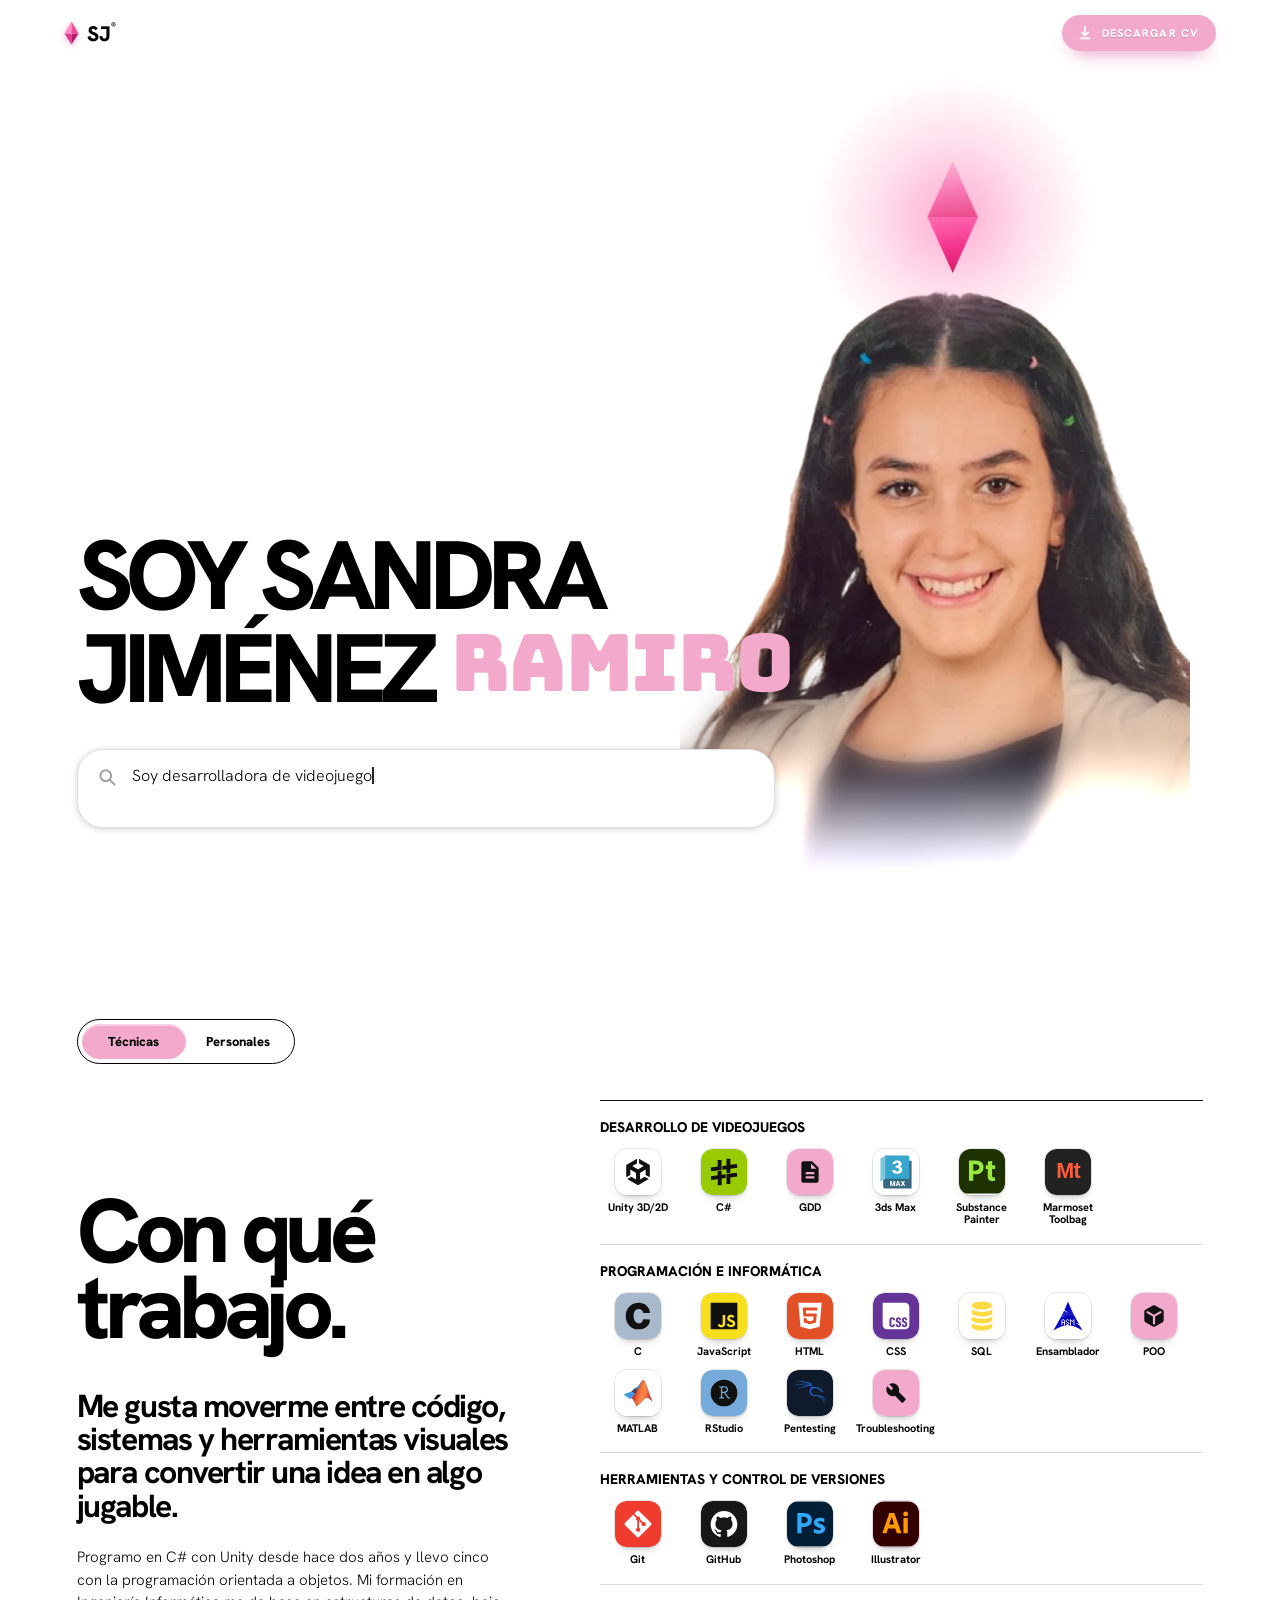
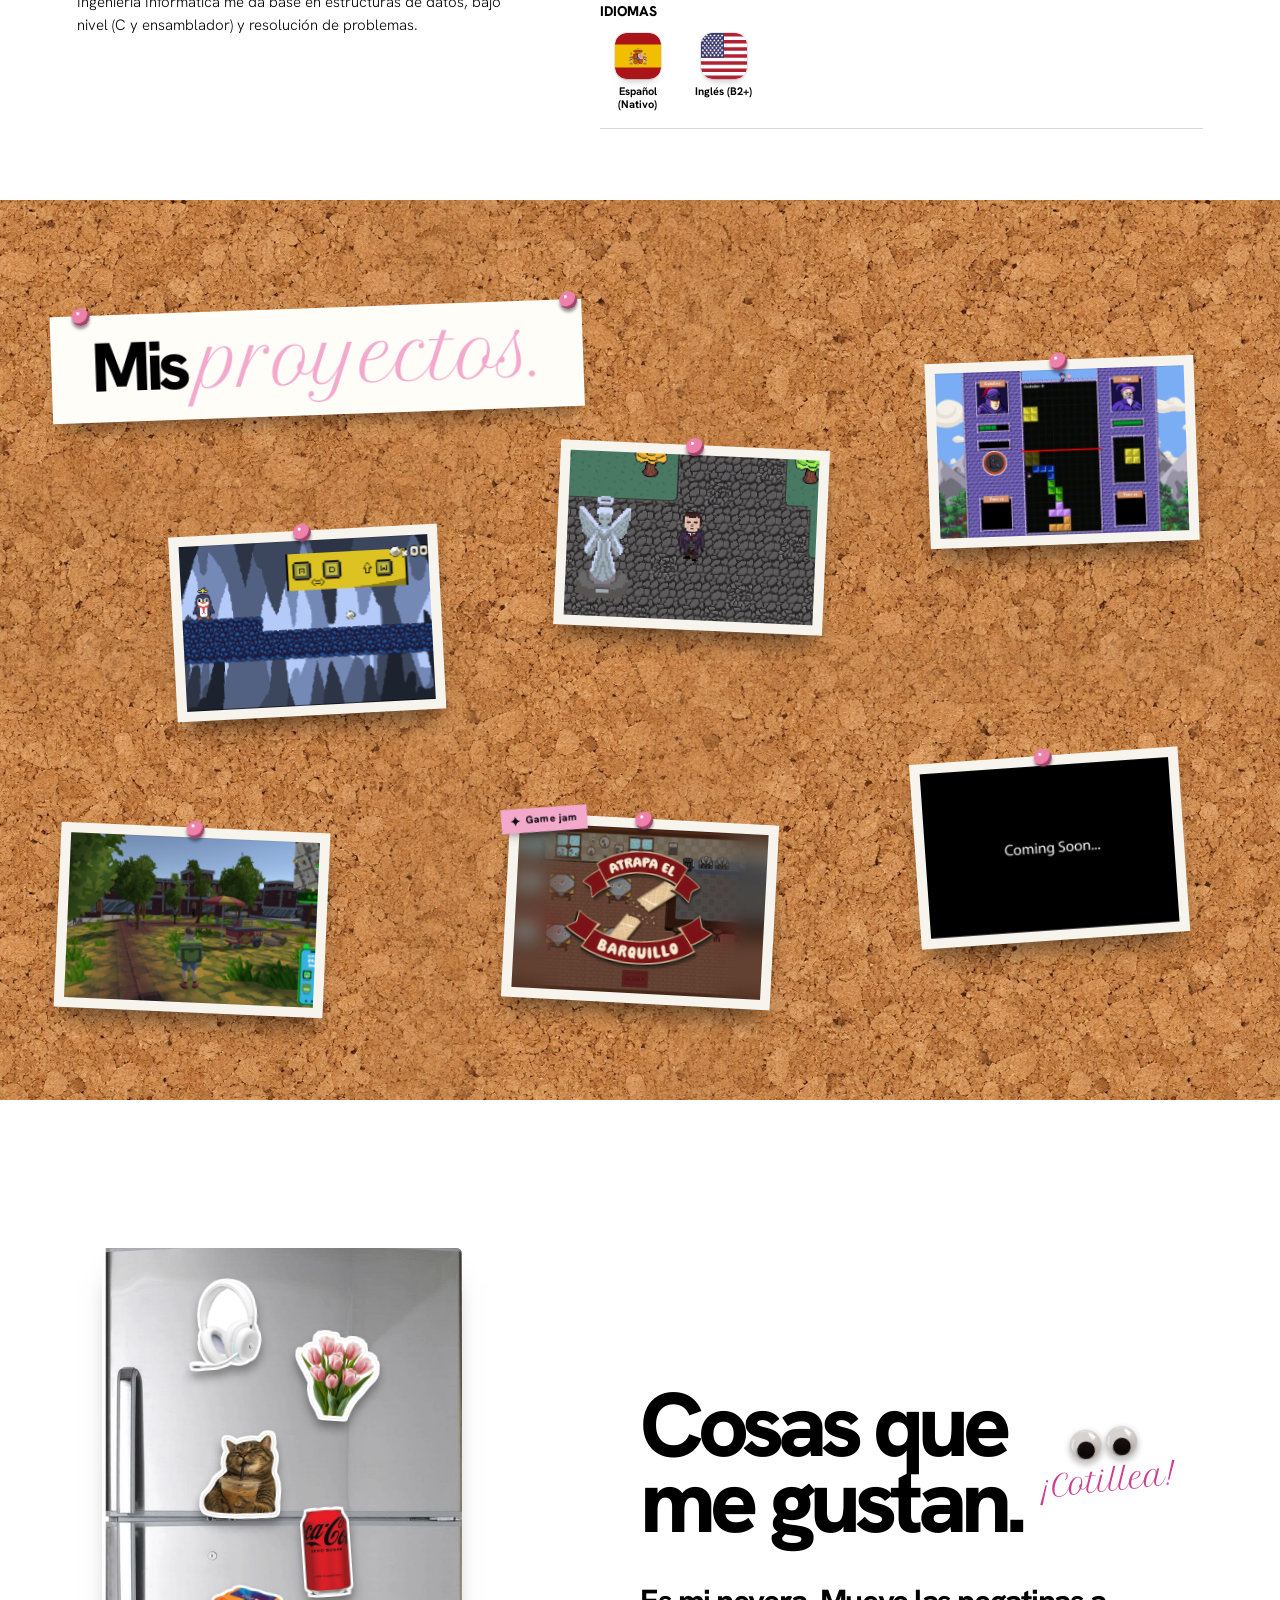
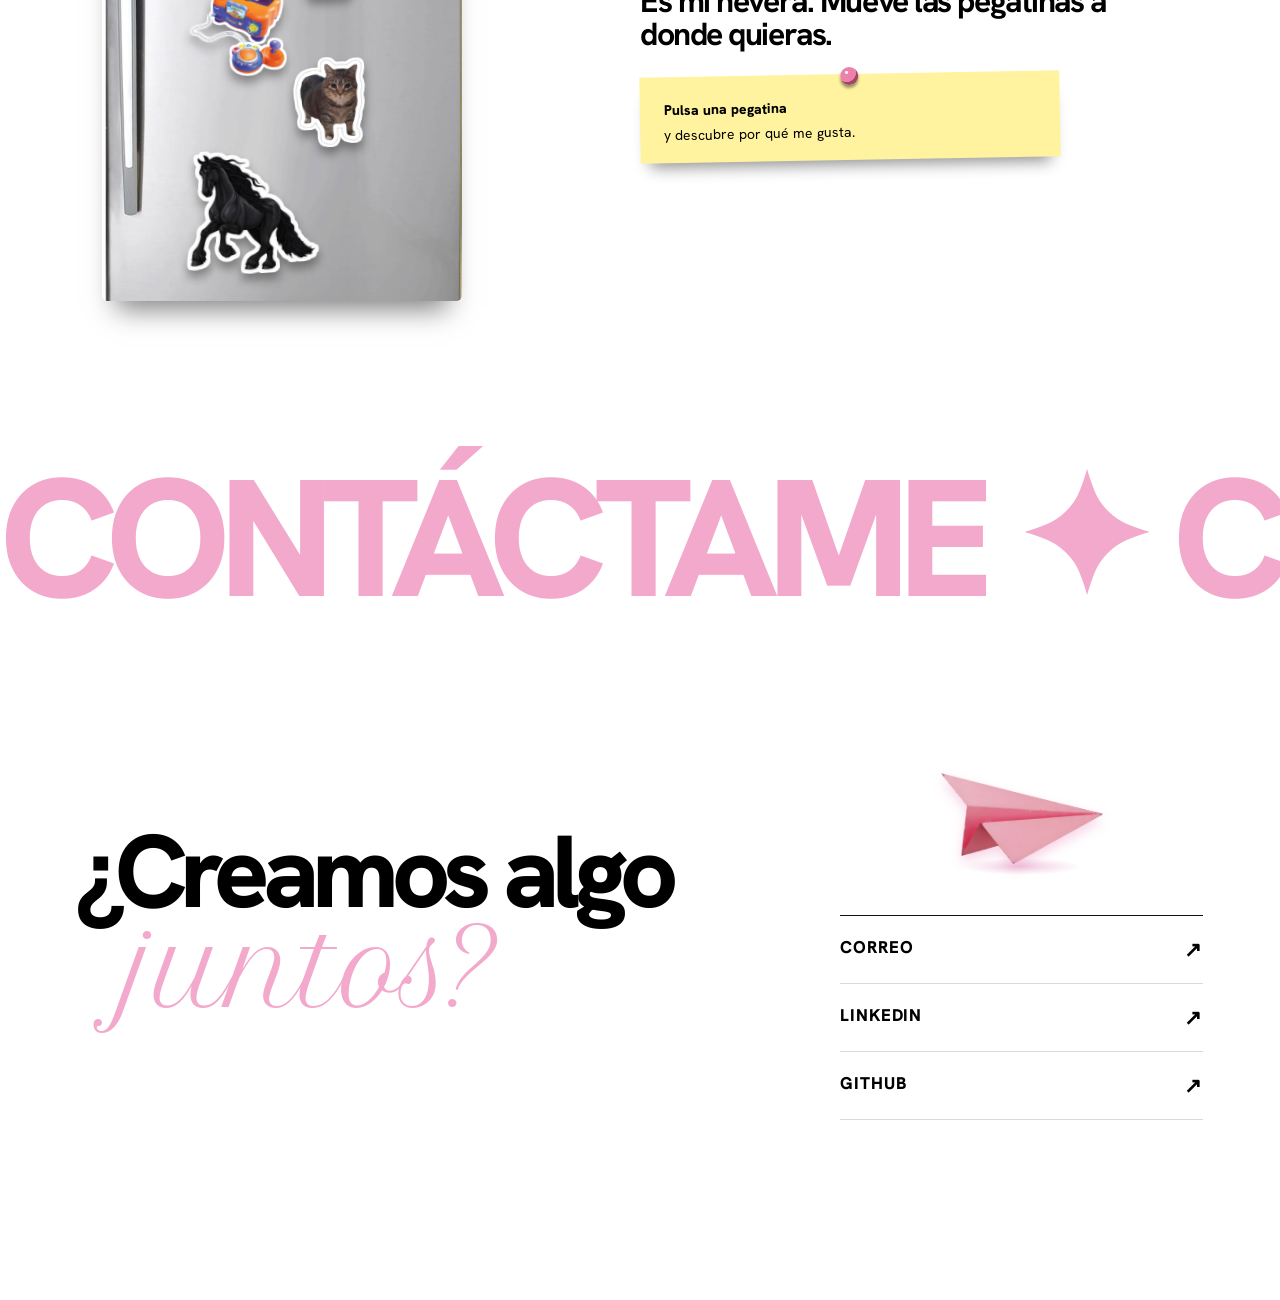
<file: index.html>
<!--
  ════════════════════════════════════════════════════════════════
  PORTFOLIO DE SANDRA JIMÉNEZ RAMIRO
  ════════════════════════════════════════════════════════════════
-->
<!doctype html>
<html lang="es">
<head>
  <!-- Codificación de caracteres: permite tildes, ñ y emojis -->
  <meta charset="utf-8">
  <!-- Hace que la web se adapte al ancho de cada dispositivo (móvil, tablet, ordenador) -->
  <meta name="viewport" content="width=device-width,initial-scale=1">
  <!-- Descripción que muestran los buscadores como Google -->
  <meta name="description" content="Sandra Jiménez Ramiro — Portfolio de Diseño y Desarrollo de Videojuegos.">
  <!-- Título de la pestaña del navegador -->
  <title>Sandra Jiménez Ramiro — Portfolio</title>
  <!-- Conexión anticipada con Google Fonts para que la tipografía cargue antes -->
  <link rel="preconnect" href="https://fonts.googleapis.com">
  <link rel="preconnect" href="https://fonts.gstatic.com" crossorigin>
  <!-- Tipografía principal: Hanken Grotesk (pesos 300, 400, 700 y 800) -->
  <link href="https://fonts.googleapis.com/css2?family=Hanken+Grotesk:wght@300;400;700;800&display=swap" rel="stylesheet">
  <!-- Iconos de la pestaña (favicon) y del acceso directo en iPhone -->
  <link rel="icon" href="assets/favicon.svg" type="image/svg+xml">
  <link rel="icon" href="assets/favicon-32.png" sizes="32x32" type="image/png">
  <link rel="apple-touch-icon" href="assets/apple-touch-icon.png">
  <!-- Hoja de estilos de toda la página -->
  <link rel="stylesheet" href="style.css">
</head>
<body>

<!-- Iconos reutilizables (sprite SVG): "i-image" es el icono de foto vacía y "i-play" el triángulo de reproducir.
     Se usan más abajo con <use href="#i-image"/>. Este bloque no se ve en pantalla. -->
<svg width="0" height="0" style="position:absolute" aria-hidden="true">
  <symbol id="i-image" viewBox="0 0 24 24" fill="none" stroke="currentColor" stroke-width="1.5" stroke-linecap="round" stroke-linejoin="round"><rect x="3" y="4" width="18" height="16" rx="2"/><circle cx="9" cy="10" r="1.6"/><path d="M21 16l-5.5-5.5L6 20"/></symbol>
  <symbol id="i-play" viewBox="0 0 24 24"><path d="M8 5.5v13l11-6.5z" fill="currentColor"/></symbol>
</svg>

<!-- ═════════ BARRA SUPERIOR: logo con plumbob a la izquierda y botón del CV a la derecha ═════════ -->
<header class="topbar">
  <!-- Logo: plumbob + "SJ®". Al pulsarlo vuelve al principio de la página -->
  <a class="brand" href="#top" aria-label="Sandra Jiménez, volver arriba"><svg class="brand-pb" viewBox="13 2 38 60" aria-hidden="true"><polygon points="32,3 14,33 32,35" fill="#FF8DC6"/><polygon points="32,3 50,33 32,35" fill="#F0509A"/><polygon points="14,33 32,61 32,35" fill="#E03B8C"/><polygon points="50,33 32,61 32,35" fill="#B81F6A"/></svg><b>SJ<span>®</span></b></a>
  <!-- Botón para descargar el CV -->
  <a class="cv-button cv-nav" href="assets/cv/CV_Sandra_Jimenez_Ramiro.pdf" download="CV_Sandra_Jimenez_Ramiro.pdf"><svg viewBox="0 0 24 24" fill="none" stroke="currentColor" stroke-width="2.4" stroke-linecap="round" stroke-linejoin="round" aria-hidden="true"><path d="M12 3v12"/><path d="M7 11l5 5 5-5"/><path d="M5 20h14"/></svg>DESCARGAR CV</a>
</header>

<!-- Contenido principal de la página -->
<main id="top">

  <!-- ═════════ PORTADA: nombre, buscador con el texto que se escribe solo y foto con el plumbob ═════════ -->
  <section class="hero">
    <div class="hero-copy-wrap">
      <!-- Nombre. "RAMIRO" va dos veces: la primera (invisible) reserva el hueco y la segunda (#ram) cambia de tipografía -->
      <div class="hero-title">
        <h1>SOY SANDRA<br><span>JIMÉNEZ</span> <em class="ram"><span class="ram-size">RAMIRO</span><span id="ram" aria-hidden="true">RAMIRO</span></em></h1>
      </div>
      <!-- Barra tipo buscador: script.js escribe este texto letra a letra -->
      <div class="type-bar search"><svg viewBox="0 0 24 24" aria-hidden="true"><circle cx="10.5" cy="10.5" r="6.5"/><path d="M15.5 15.5L21 21"/></svg><p id="type-text">Soy desarrolladora de videojuegos con base en Ingeniería Informática. <b>Programo gameplay e integro sistemas en Unity y C#.</b></p></div>
    </div>


    <!-- Foto con el plumbob 3D que gira encima (las caras del plumbob las crea script.js) -->
    <div class="me-stage">
      <img draggable="false" src="assets/me-hero.webp" alt="Sandra Jiménez Ramiro" width="439" height="568" fetchpriority="high">
      <div class="pb-wrap" aria-hidden="true"><i class="pb-glow"></i><i class="sp sp1"></i><i class="sp sp2"></i><i class="sp sp3"></i><div class="pb-scene"><div class="plumbob" id="plumbob"></div></div></div>
    </div>

  </section>


  <!-- ═════════ HABILIDADES: interruptor entre técnicas y personales ═════════ -->
  <section id="skills" class="skills-section">
    <!-- Interruptor de dos pestañas. La bolita rosa (.sk-thumb) se desliza a la pestaña activa -->
    <div class="sk-switch" role="tablist" aria-label="Tipo de habilidades"><button class="sk-tab is-on" role="tab" id="tab-hard" aria-selected="true" aria-controls="panel-hard" type="button">Técnicas</button><button class="sk-tab" role="tab" id="tab-soft" aria-selected="false" aria-controls="panel-soft" tabindex="-1" type="button">Personales</button><i class="sk-thumb" aria-hidden="true"></i></div>
    <!-- Los dos paneles ocupan el mismo sitio; solo se ve el activo -->
    <div class="sk-panels">
    <!-- Panel 1: habilidades técnicas (texto a la izquierda, lista de iconos a la derecha) -->
    <div class="skills-layout sk-panel is-on" id="panel-hard" role="tabpanel" aria-labelledby="tab-hard">
      <div class="skills-intro">
        <h2>Con qué<br>trabajo.</h2>
        <p class="large-copy">Me gusta moverme entre código, sistemas y herramientas visuales para convertir una idea en algo jugable.</p>
        <p class="small-copy">Programo en C# con Unity desde hace dos años y llevo cinco con la programación orientada a objetos. Mi formación en Ingeniería Informática me da base en estructuras de datos, bajo nivel (C y ensamblador) y resolución de problemas.</p>
      </div>

      <!-- Lista de habilidades por categorías. Cada <li> es un icono con su nombre -->
      <div class="skill-list">
      <!-- Categoría: desarrollo de videojuegos -->
      <div class="skill-row">
        <h3>DESARROLLO DE VIDEOJUEGOS</h3>
        <ul class="chips">
          <li><img draggable="false" src="assets/icons/unity.svg" alt="" width="46" height="46" loading="lazy"><span>Unity 3D/2D</span></li>
          <li><img draggable="false" src="assets/icons/csharp.svg" alt="" width="46" height="46" loading="lazy"><span>C#</span></li>
          <li><img draggable="false" src="assets/icons/gdd.svg" alt="" width="46" height="46" loading="lazy"><span>GDD</span></li>
          <li><img draggable="false" src="assets/icons/3ds-max.svg" alt="" width="46" height="46" loading="lazy"><span>3ds Max</span></li>
          <li><img draggable="false" src="assets/icons/substance-painter.svg" alt="" width="46" height="46" loading="lazy"><span>Substance Painter</span></li>
          <li><img draggable="false" src="assets/icons/marmoset-toolbag.svg" alt="" width="46" height="46" loading="lazy"><span>Marmoset Toolbag</span></li>
        </ul>
      </div>

      <!-- Categoría: programación e informática -->
      <div class="skill-row">
        <h3>PROGRAMACIÓN E INFORMÁTICA</h3>
        <ul class="chips">
          <li><img draggable="false" src="assets/icons/c.svg" alt="" width="46" height="46" loading="lazy"><span>C</span></li>
          <li><img draggable="false" src="assets/icons/javascript.svg" alt="" width="46" height="46" loading="lazy"><span>JavaScript</span></li>
          <li><img draggable="false" src="assets/icons/html5.svg" alt="" width="46" height="46" loading="lazy"><span>HTML</span></li>
          <li><img draggable="false" src="assets/icons/css.svg" alt="" width="46" height="46" loading="lazy"><span>CSS</span></li>
          <li><img draggable="false" src="assets/icons/sql.svg" alt="" width="46" height="46" loading="lazy"><span>SQL</span></li>
          <li><img draggable="false" src="assets/icons/ensamblador.svg" alt="" width="46" height="46" loading="lazy"><span>Ensamblador</span></li>
          <li><img draggable="false" src="assets/icons/poo.svg" alt="" width="46" height="46" loading="lazy"><span>POO</span></li>
          <li><img draggable="false" src="assets/icons/matlab.svg" alt="" width="46" height="46" loading="lazy"><span>MATLAB</span></li>
          <li><img draggable="false" src="assets/icons/rstudio.svg" alt="" width="46" height="46" loading="lazy"><span>RStudio</span></li>
          <li><img draggable="false" src="assets/icons/pentesting.svg" alt="" width="46" height="46" loading="lazy"><span>Pentesting</span></li>
          <li><img draggable="false" src="assets/icons/troubleshooting.svg" alt="" width="46" height="46" loading="lazy"><span>Troubleshooting</span></li>
        </ul>
      </div>

      <!-- Categoría: herramientas y control de versiones -->
      <div class="skill-row">
        <h3>HERRAMIENTAS Y CONTROL DE VERSIONES</h3>
        <ul class="chips">
          <li><img draggable="false" src="assets/icons/git.svg" alt="" width="46" height="46" loading="lazy"><span>Git</span></li>
          <li><img draggable="false" src="assets/icons/github.svg" alt="" width="46" height="46" loading="lazy"><span>GitHub</span></li>
          <li><img draggable="false" src="assets/icons/photoshop.svg" alt="" width="46" height="46" loading="lazy"><span>Photoshop</span></li>
          <li><img draggable="false" src="assets/icons/illustrator.svg" alt="" width="46" height="46" loading="lazy"><span>Illustrator</span></li>
        </ul>
      </div>

      <!-- Categoría: idiomas -->
      <div class="skill-row">
        <h3>IDIOMAS</h3>
        <ul class="chips">
          <li><img draggable="false" src="assets/icons/es.svg" alt="" width="46" height="46" loading="lazy"><span>Español (Nativo)</span></li>
          <li><img draggable="false" src="assets/icons/en.svg" alt="" width="46" height="46" loading="lazy"><span>Inglés (B2+)</span></li>
        </ul>
      </div>
      </div>
    </div>
    <!-- Panel 2: habilidades personales con barras estilo Los Sims.
         Para cambiar un nivel: --lv (número de barras llenas), el texto "Nivel X" y aria-valuenow -->
    <div class="skills-layout sk-panel" id="panel-soft" role="tabpanel" aria-labelledby="tab-soft" inert>
      <div class="skills-intro">
        <h2>Cómo<br>trabajo.</h2>
        <p class="large-copy">Las habilidades que no vienen con icono.</p>
        <p class="small-copy">He trabajado en equipo, en pareja y en solitario, siempre con entregas de un cuatrimestre: sé organizarme con metodologías ágiles y cumplir plazos.</p>
      </div>
      <ul class="sim-list">
        <li class="sim" style="--lv:9"><div class="sim-top"><h3>Trabajo en equipo</h3><span class="sim-lv">Nivel 9</span></div><div class="sim-bar" role="meter" aria-label="Trabajo en equipo" aria-valuemin="0" aria-valuemax="10" aria-valuenow="9"><i></i><i></i><i></i><i></i><i></i><i></i><i></i><i></i><i></i><i></i></div></li>
        <li class="sim" style="--lv:8"><div class="sim-top"><h3>Comunicación</h3><span class="sim-lv">Nivel 8</span></div><div class="sim-bar" role="meter" aria-label="Comunicación" aria-valuemin="0" aria-valuemax="10" aria-valuenow="8"><i></i><i></i><i></i><i></i><i></i><i></i><i></i><i></i><i></i><i></i></div></li>
        <li class="sim" style="--lv:9"><div class="sim-top"><h3>Resolución de problemas</h3><span class="sim-lv">Nivel 9</span></div><div class="sim-bar" role="meter" aria-label="Resolución de problemas" aria-valuemin="0" aria-valuemax="10" aria-valuenow="9"><i></i><i></i><i></i><i></i><i></i><i></i><i></i><i></i><i></i><i></i></div></li>
        <li class="sim" style="--lv:8"><div class="sim-top"><h3>Creatividad</h3><span class="sim-lv">Nivel 8</span></div><div class="sim-bar" role="meter" aria-label="Creatividad" aria-valuemin="0" aria-valuemax="10" aria-valuenow="8"><i></i><i></i><i></i><i></i><i></i><i></i><i></i><i></i><i></i><i></i></div></li>
        <li class="sim" style="--lv:8"><div class="sim-top"><h3>Adaptabilidad</h3><span class="sim-lv">Nivel 8</span></div><div class="sim-bar" role="meter" aria-label="Adaptabilidad" aria-valuemin="0" aria-valuemax="10" aria-valuenow="8"><i></i><i></i><i></i><i></i><i></i><i></i><i></i><i></i><i></i><i></i></div></li>
        <li class="sim" style="--lv:7"><div class="sim-top"><h3>Gestión del tiempo</h3><span class="sim-lv">Nivel 7</span></div><div class="sim-bar" role="meter" aria-label="Gestión del tiempo" aria-valuemin="0" aria-valuemax="10" aria-valuenow="7"><i></i><i></i><i></i><i></i><i></i><i></i><i></i><i></i><i></i><i></i></div></li>
      </ul>
    </div>
    </div>
  </section>

  <!-- ═════════ PROYECTOS: tablero de corcho interactivo ═════════
       Las tarjetas se pueden arrastrar; al pulsar una se abre su ficha (notas, fotos, tráiler y botón de jugar).
       Los datos de cada proyecto están en PROJECTS, al principio de script.js. -->
  <section id="work" class="work-section" aria-label="Proyectos">
    <div class="board" id="board" tabindex="0" aria-label="Tablero de proyectos. Arrastra el tablero para moverte, arrastra cualquier pieza para cambiarla de sitio y pulsa un proyecto para abrirlo.">
      <!-- Franjas finas en los bordes: en pantallas táctiles permiten hacer scroll cuando el tablero está activado -->
      <i class="edge-scroll edge-l" aria-hidden="true"></i><i class="edge-scroll edge-r" aria-hidden="true"></i>
      <!-- Botón para volver del detalle de un proyecto al tablero (oculto hasta abrir uno) -->
      <button class="back-button" id="back-button" type="button" hidden>← Volver a los proyectos</button>
      <!-- Solo en pantallas táctiles: activa o desactiva el desplazamiento del tablero con el dedo -->
      <button class="pan-button" id="pan-button" type="button" aria-pressed="false">Activar tablero</button>

      <!-- "Mundo": la superficie de corcho, más grande que la pantalla, que se desplaza al arrastrar -->
      <div class="world" id="world">
        <!-- Capa 1: el tablero con el título y las tarjetas de los proyectos -->
        <div class="layer layer-board" id="layer-board">
          <!-- Cartel "Mis proyectos." (fijo, no se arrastra) -->
          <div class="piece is-static board-title" id="board-title">
            <div class="piece-inner">
              <h2>Mis <span>proyectos.</span></h2>
              <i class="pin pin-l"></i><i class="pin pin-r"></i>
            </div>
          </div>

        <!-- Tarjeta: The Rubbish Pathfinder. La portada se pone desde script.js -->
        <article class="piece project-card" data-project="rubbish" tabindex="0" role="button" aria-label="The Rubbish Pathfinder, 2024. Abrir proyecto">
          <div class="piece-inner">
            <div class="project-cover cover-rubbish">
              <svg class="cover-glyph" aria-hidden="true"><use href="#i-image"/></svg>
              <div class="cover-overlay">
                <h3>The Rubbish Pathfinder</h3>
                <span>2024</span>
              </div>
            </div>
            <i class="pin"></i>
          </div>
        </article>

        <!-- Tarjeta: Whispers of Vanished Case. La portada se pone desde script.js -->
        <article class="piece project-card" data-project="whispers" tabindex="0" role="button" aria-label="Whispers of Vanished Case, 2024. Abrir proyecto">
          <div class="piece-inner">
            <div class="project-cover cover-whispers">
              <svg class="cover-glyph" aria-hidden="true"><use href="#i-image"/></svg>
              <div class="cover-overlay">
                <h3>Whispers of<br>Vanished Case</h3>
                <span>2024</span>
              </div>
            </div>
            <i class="pin"></i>
          </div>
        </article>

        <!-- Tarjeta: Clashing Blocks. La portada se pone desde script.js -->
        <article class="piece project-card" data-project="clashing" tabindex="0" role="button" aria-label="Clashing Blocks, 2024. Abrir proyecto">
          <div class="piece-inner">
            <div class="project-cover cover-clashing">
              <svg class="cover-glyph" aria-hidden="true"><use href="#i-image"/></svg>
              <div class="cover-overlay">
                <h3>Clashing Blocks</h3>
                <span>2024</span>
              </div>
            </div>
            <i class="pin"></i>
          </div>
        </article>

        <!-- Tarjeta: Dash&amp;Dine. La portada se pone desde script.js -->
        <article class="piece project-card" data-project="dashdine" tabindex="0" role="button" aria-label="Dash&amp;Dine, 2025. Abrir proyecto">
          <div class="piece-inner">
            <div class="project-cover cover-dash">
              <svg class="cover-glyph" aria-hidden="true"><use href="#i-image"/></svg>
              <div class="cover-overlay">
                <h3>Dash&amp;Dine</h3>
                <span>2025</span>
              </div>
            </div>
            <i class="pin"></i>
          </div>
        </article>

        <!-- Tarjeta: Drowned Cape (próximamente). La portada se pone desde script.js -->
        <article class="piece project-card" data-project="drowned" tabindex="0" role="button" aria-label="Drowned Cape, 2026. Abrir proyecto">
          <div class="piece-inner">
            <div class="project-cover cover-drowned">
              <svg class="cover-glyph" aria-hidden="true"><use href="#i-image"/></svg>
              <div class="cover-overlay">
                <h3>Drowned Cape</h3>
                <span>2026</span><em>Próximamente</em>
              </div>
            </div>
            <i class="pin"></i>
          </div>
        </article>

        <!-- Tarjeta: Cooking Barquillos In Madrid (game jam, próximamente). La portada se pone desde script.js.
             La pegatina rosa "Game jam" solo marca el tipo de proyecto: no recibe clics -->
        <article class="piece project-card" data-project="barquillos" tabindex="0" role="button" aria-label="Atrapa el Barquillo, game jam, 2026. Abrir proyecto">
          <div class="piece-inner">
            <div class="project-cover cover-barquillos">
              <svg class="cover-glyph" aria-hidden="true"><use href="#i-image"/></svg>
              <div class="cover-overlay">
                <h3>Atrapa el<br>Barquillo</h3>
                <span>2026</span>
              </div>
            </div>
            <span class="jam-tag"><svg viewBox="0 0 24 24" aria-hidden="true"><path d="M12 2c.6 5.4 4.6 9.4 10 10-5.4.6-9.4 4.6-10 10-.6-5.4-4.6-9.4-10-10 5.4-.6 9.4-4.6 10-10z"/></svg>Game jam</span>
            <i class="pin"></i>
          </div>
        </article>
        </div>

        <!-- Capa 2: la ficha del proyecto abierto (script.js la rellena al pulsar una tarjeta) -->
        <div class="layer layer-detail" id="layer-detail" aria-live="polite"></div>
      </div>
      <!-- Nota ampliada: aparece al pulsar una nota de la ficha para leer todo el texto -->
      <div class="note-zoom" id="note-zoom" hidden><div class="nz-card" role="dialog" aria-modal="true" aria-label="Nota ampliada"><button class="nz-x" type="button" aria-label="Cerrar la nota">×</button><div class="nz-body"></div></div></div>
    </div>
  </section>

  <section id="about" class="about-section">
    <!-- ═════════ SOBRE MÍ: la nevera ═════════ -->
    <!-- Nevera: foto de fondo, congelador y puerta de abajo que se abren, y pegatinas que se arrastran -->
    <div class="fridge" id="fridge" role="group" aria-label="Nevera con pegatinas que se pueden mover">
      <!-- Foto de la nevera cerrada -->
      <img class="fridge-img" src="assets/fridge.jpg" alt="" draggable="false">
      <!-- Interior del congelador (easter egg): cinta "Bugs" y varios bugs congelados en cubitos -->
      <div class="fz-inside" id="fz-inside"><i class="fz-frost"></i><span class="fz-tape" aria-hidden="true">Bugs</span><div class="fz-tray"><i></i><button class="fz-bug" type="button" style="--rot:-30deg;--hue:90deg" aria-label="Otro bug congelado" tabindex="-1"><svg viewBox="0 0 40 40" aria-hidden="true"><g stroke="#2a1a22" stroke-width="2" stroke-linecap="round" fill="none"><path d="M14 18l-7-4M14 23H6M15 28l-6 5M26 18l7-4M26 23h8M25 28l6 5M17 11l-3-6M23 11l3-6"/></g><ellipse cx="20" cy="24" rx="8" ry="10" fill="#E03B8C"/><path d="M20 14v20" stroke="#2a1a22" stroke-width="1.6"/><circle cx="20" cy="12.5" r="4.5" fill="#2a1a22"/><circle cx="16.5" cy="21" r="1.6" fill="#2a1a22"/><circle cx="23.5" cy="26" r="1.6" fill="#2a1a22"/><circle cx="17" cy="28.5" r="1.3" fill="#2a1a22"/></svg></button><i></i><i></i><button class="fz-bug" id="fz-bug" type="button" style="--rot:18deg;--hue:0deg" aria-label="Un bug congelado en un cubito de hielo" tabindex="-1"><svg viewBox="0 0 40 40" aria-hidden="true"><g stroke="#2a1a22" stroke-width="2" stroke-linecap="round" fill="none"><path d="M14 18l-7-4M14 23H6M15 28l-6 5M26 18l7-4M26 23h8M25 28l6 5M17 11l-3-6M23 11l3-6"/></g><ellipse cx="20" cy="24" rx="8" ry="10" fill="#E03B8C"/><path d="M20 14v20" stroke="#2a1a22" stroke-width="1.6"/><circle cx="20" cy="12.5" r="4.5" fill="#2a1a22"/><circle cx="16.5" cy="21" r="1.6" fill="#2a1a22"/><circle cx="23.5" cy="26" r="1.6" fill="#2a1a22"/><circle cx="17" cy="28.5" r="1.3" fill="#2a1a22"/></svg></button><i></i><i></i><button class="fz-bug" type="button" style="--rot:160deg;--hue:200deg" aria-label="Un tercer bug congelado" tabindex="-1"><svg viewBox="0 0 40 40" aria-hidden="true"><g stroke="#2a1a22" stroke-width="2" stroke-linecap="round" fill="none"><path d="M14 18l-7-4M14 23H6M15 28l-6 5M26 18l7-4M26 23h8M25 28l6 5M17 11l-3-6M23 11l3-6"/></g><ellipse cx="20" cy="24" rx="8" ry="10" fill="#E03B8C"/><path d="M20 14v20" stroke="#2a1a22" stroke-width="1.6"/><circle cx="20" cy="12.5" r="4.5" fill="#2a1a22"/><circle cx="16.5" cy="21" r="1.6" fill="#2a1a22"/><circle cx="23.5" cy="26" r="1.6" fill="#2a1a22"/><circle cx="17" cy="28.5" r="1.3" fill="#2a1a22"/></svg></button></div></div>
      <!-- Puerta del congelador: cara de fuera (con el tirador) y cara de dentro (al pulsarla se cierra) -->
      <div class="fz-door" id="fz-door"><div class="fr-front fz-front" id="fz-front"><button class="fr-handle fz-handle" id="fz-handle" type="button" aria-label="Abrir el congelador" aria-expanded="false"></button></div><button class="fr-back fz-back" id="fz-back" type="button" aria-label="Cerrar el congelador" tabindex="-1"><i></i><i></i></button></div>
      <!-- Interior de la nevera (easter egg): luz, estantes, cajón y la galleta de la fortuna en un plato -->
      <div class="fr-inside" id="fr-inside"><i class="fr-light"></i><i class="fr-shelf s1"></i><i class="fr-shelf s2"></i><i class="fr-drawer"></i><button class="fr-cookie" id="fr-cookie" type="button" aria-label="Coger la galleta de la fortuna" tabindex="-1"><span class="fr-plate"></span><img class="fr-ck-r" src="assets/cookie-r.png" alt="" draggable="false"><img class="fr-ck-l" src="assets/cookie-l.png" alt="" draggable="false"></button><span class="fr-note" aria-hidden="true">¡coge una!</span></div>
      <!-- Puerta de abajo: cara de fuera (con el tirador) y cara de dentro (al pulsarla se cierra) -->
      <div class="fr-door" id="fr-door"><div class="fr-front" id="fr-front"><button class="fr-handle" id="fr-handle" type="button" aria-label="Abrir la nevera" aria-expanded="false"></button></div><button class="fr-back" id="fr-back" type="button" aria-label="Cerrar la nevera" tabindex="-1"><i></i><i></i><i></i></button></div>
      <!-- Pegatinas. data-x / data-y: posición inicial en % de la nevera; data-r: giro en grados;
           data-name: título de la nota amarilla; data-why: el motivo que aparece al pulsarla -->
      <div class="stk stk-i stk-pic" tabindex="0" role="button" aria-label="Pegatina Cascos" data-name="Cascos" data-why="Desde siempre me ha gustado mucho escuchar música, forma parte de mi rutina y me ayuda a desconectar!" data-x="24" data-y="5" data-r="-5"><img src="assets/stickers/cascos.png" alt="" draggable="false"></div>
      <div class="stk stk-i stk-pic" tabindex="0" role="button" aria-label="Pegatina Tulipanes" data-name="Tulipanes" data-why="Son mis flores favoritas, siempre me han gustado por su simplicidad y belleza." data-x="54" data-y="13" data-r="4"><img src="assets/stickers/tulipanes.png" alt="" draggable="false"></div>
      <div class="stk stk-i stk-pic" tabindex="0" role="button" aria-label="Pegatina Café" data-name="Café" data-why="Soy de esas personas que si no se toman su café de por la mañana no son personas." data-x="28" data-y="28" data-r="3"><img src="assets/stickers/cafe.png" alt="" draggable="false"></div>
      <div class="stk stk-i stk-pic" tabindex="0" role="button" aria-label="Pegatina Coca Cola Zero" data-name="Coca Cola Zero" data-why="Porque es mi bebida favorita" data-x="56" data-y="40" data-r="-4"><img src="assets/stickers/cocacolazero.png" alt="" draggable="false"></div>
      <div class="stk stk-i stk-pic" tabindex="0" role="button" aria-label="Pegatina Consola" data-name="Consola" data-why="La consola con la que descubrí mi pasión por los videojuegos." data-x="25" data-y="52" data-r="5"><img src="assets/stickers/consola.png" alt="" draggable="false"></div>
      <div class="stk stk-i stk-pic" tabindex="0" role="button" aria-label="Pegatina Gato" data-name="Gato" data-why="Los gatos son mis animales favoritos: independientes, cariñosos cuando quieren y siempre con cara de saber algo que tú no sabes." data-x="54" data-y="63" data-r="-3"><img src="assets/stickers/gato.png" alt="" draggable="false"></div>
      <div class="stk stk-i stk-horse" tabindex="0" role="button" aria-label="Pegatina Caballo" data-name="Caballo" data-why="Me encantan los caballos desde pequeña: son elegantes, fuertes y tienen un carácter muy noble." data-x="20" data-y="77" data-r="-4"><img src="assets/stickers/horse-sticker.png" alt="" draggable="false"></div>
    </div>
    <!-- Texto de la sección: título, ojos saltones que siguen al cursor, frase y nota amarilla con el motivo de cada pegatina -->
    <div class="skills-intro about-copy">
      <div class="about-head"><h2>Cosas que<br>me gustan.</h2><div class="look"><button class="eyes" id="eyes" type="button" aria-label="Ojos saltones. Púlsalos para que las pupilas reboten"><i class="eye"><img src="assets/eye-l.png" alt="" draggable="false"><b></b></i><i class="eye"><img src="assets/eye-r.png" alt="" draggable="false"><b></b></i></button><span class="eyes-note" aria-hidden="true">¡Cotillea!</span></div></div>
      <p class="large-copy">Es mi nevera. Mueve las pegatinas a donde quieras.</p>
      <div class="why" id="why" aria-live="polite"><h4>Pulsa una pegatina</h4><p>y descubre por qué me gusta.</p><i class="pin"></i></div>
    </div>
  </section>

  <!-- ═════════ CONTACTO: cinta "CONTÁCTAME", título, avión de papel y enlaces ═════════ -->
  <section id="contact" class="contact-section">
    <!-- Cinta de texto que se desplaza sin parar (el texto va dos veces para que el bucle no tenga saltos) -->
    <div class="marquee">
      <div>CONTÁCTAME ✦ CONTÁCTAME ✦ CONTÁCTAME ✦ CONTÁCTAME ✦ </div>
      <div>CONTÁCTAME ✦ CONTÁCTAME ✦ CONTÁCTAME ✦ CONTÁCTAME ✦ </div>
    </div>

    <div class="contact-content">
      <div>
        <h2>¿Creamos algo<br><span>juntos?</span></h2>                
      </div>
      <!-- Columna derecha: avión de papel (al pulsarlo despega y da una vuelta por toda la sección) y enlaces -->
      <div class="contact-side">
        <div class="plane-box">
          <button class="plane" id="plane" type="button" aria-label="Lanzar el avión de papel">
            <span class="rings" aria-hidden="true"><i style="--i:0"></i><i style="--i:1"></i><i style="--i:2"></i></span>
            <span class="ring-txt ring-a" aria-hidden="true">¡despega!</span>
            <img class="plane-img" src="assets/plane.png" alt="" width="720" height="402" draggable="false">
          </button>
        </div>
        <!-- Enlaces de contacto -->
        <div class="contact-links">
        <a href="mailto:sandra.jimenezramiro@gmail.com">CORREO <span>↗</span></a>
        <a href="https://www.linkedin.com/in/sandra-jim%C3%A9nez-ramiro/" target="_blank" rel="noreferrer">LINKEDIN <span>↗</span></a>
        <a href="https://github.com/SanJiRa-03" target="_blank" rel="noreferrer">GITHUB <span>↗</span></a>
        </div>
      </div>
    </div>
  </section>
</main>

<!-- ═════════ GALLETA DE LA FORTUNA ampliada (ventana que se abre desde la nevera) ═════════
     Las frases están en FORTUNES, en script.js -->
<dialog class="fortune-box" id="fortune-box" aria-labelledby="fb-title">
  <button class="fb-x" id="fb-close" type="button" aria-label="Cerrar">×</button>
  <h2 class="fb-title" id="fb-title">Cosas que me digo<br><span>cada vez que programo.</span></h2>
  <button class="fb-cookie" id="fb-cookie" type="button" aria-label="Abrir la galleta">
    <img draggable="false" class="fb-r" src="assets/cookie-r.png" alt="">
    <span class="fb-slip"><span class="fb-track" id="fb-track" aria-hidden="true"></span></span>
    <img draggable="false" class="fb-l" src="assets/cookie-l.png" alt="">
  </button>
  <p class="sr-only" id="fb-text" aria-live="polite"></p>
  <button class="fb-again" id="fb-again" type="button">Abrir otra</button>
</dialog>

<!-- Plumbob fijo abajo a la derecha: vuelve al principio de la página -->
<button class="to-top" id="to-top" type="button" aria-label="Volver arriba"><span class="to-top-pb"><svg viewBox="13 2 38 60" aria-hidden="true"><polygon points="32,3 14,33 32,35" fill="#FF8DC6"/><polygon points="32,3 50,33 32,35" fill="#F0509A"/><polygon points="14,33 32,61 32,35" fill="#E03B8C"/><polygon points="50,33 32,61 32,35" fill="#B81F6A"/></svg></span></button>

<!-- Interactividad de toda la página -->
<script src="script.js"></script>
</body>
</html>
</file>
<file: style.css>
/*
  ════════════════════════════════════════════════════════════════
  style.css: todo el aspecto visual del portfolio.
  Orden: tipografías y colores, barra superior, portada, habilidades, tablero de proyectos,
  contacto, adaptación a móvil, nevera, galleta, congelador y ajustes finales.
  "vw"/"vh" son porcentajes del ancho/alto de la pantalla; clamp(mín, ideal, máx) limita un tamaño.
  ════════════════════════════════════════════════════════════════
*/
/* Tipografía manuscrita (Petit Formal Script), guardada en assets/fonts */

@font-face{font-family:"Petit Formal Script";font-style:normal;font-weight:400;font-display:swap;src:url("assets/fonts/petit-formal-script-latin-ext-400-normal.woff2") format("woff2");unicode-range:U+0100-02BA,U+02BD-02C5,U+02C7-02CC,U+02CE-02D7,U+02DD-02FF,U+0304,U+0308,U+0329,U+1D00-1DBF,U+1E00-1E9F,U+1EF2-1EFF,U+2020,U+20A0-20AB,U+20AD-20C0,U+2113,U+2C60-2C7F,U+A720-A7FF}
@font-face{font-family:"Petit Formal Script";font-style:normal;font-weight:400;font-display:swap;src:url("assets/fonts/petit-formal-script-latin-400-normal.woff2") format("woff2");unicode-range:U+0000-00FF,U+0131,U+0152-0153,U+02BB-02BC,U+02C6,U+02DA,U+02DC,U+0304,U+0308,U+0329,U+2000-206F,U+20AC,U+2122,U+2191,U+2193,U+2212,U+2215,U+FEFF,U+FFFD}

/* Variables de color y tipografía que se reutilizan en toda la hoja */
:root{
  --pink:#F3A9CC;
  --black:#000;
  --white:#fff;
  --paper:#fffdf8;
  --yellow:#fff3a0;
  --line:rgba(0,0,0,.15);
  --script:"Petit Formal Script",cursive;
  --sans:"Hanken Grotesk",Arial,sans-serif;
}
/* Las medidas de ancho y alto incluyen el borde y el relleno */
*{box-sizing:border-box}
/* Desplazamiento suave al pulsar enlaces internos */
html{scroll-behavior:smooth}
/* Cuerpo de la página: sin márgenes, fondo blanco y sin scroll horizontal */
body{margin:0;color:var(--black);background:var(--white);font-family:var(--sans);overflow-x:hidden}
/* Enlaces y botones heredan el color y la letra del texto */
a{text-decoration:none;color:inherit}
button{font:inherit;color:inherit}
/* Foco visible solo al navegar con teclado; con ratón o dedo no aparece ningún recuadro */
:focus-visible{outline:2px solid #111;outline-offset:3px}
:focus:not(:focus-visible){outline:none}
html.is-pointer :focus{outline:none!important}
/* Foco con teclado en rosa para los ojos y las galletas */
.eyes:focus-visible{outline:none}.eyes:focus-visible .eye{box-shadow:0 0 0 3px #fff,0 0 0 5px #CC4090}
.fr-cookie:focus-visible,.fz-bug:focus-visible,.fb-cookie:focus-visible{outline:2px dashed #CC4090;outline-offset:4px;border-radius:12px}
/* Las imágenes no se pueden arrastrar ni seleccionar, y en móvil no sale el menú de "guardar imagen" */
img{-webkit-user-drag:none;user-select:none;-webkit-user-select:none;-webkit-touch-callout:none}
/* Sin sombreado gris al tocar enlaces y botones en el móvil */
a,button,[role="button"]{-webkit-tap-highlight-color:transparent}
/* Los elementos con los que se juega no seleccionan texto al pulsarlos */
.eyes,.eyes *,.fr-cookie,.fr-cookie *,.fb-cookie,.fb-cookie *,.phone,.phone *,.to-top,.to-top *{user-select:none;-webkit-user-select:none}
.eyes:focus:not(:focus-visible),.fr-cookie:focus:not(:focus-visible),.fb-cookie:focus:not(:focus-visible){outline:none}
/* Texto solo para lectores de pantalla (invisible en pantalla) */
.sr-only{position:absolute;width:1px;height:1px;margin:-1px;padding:0;overflow:hidden;clip:rect(0 0 0 0);white-space:nowrap;border:0}

/* ═════════ BARRA SUPERIOR ═════════ */
/* Barra fija arriba; deja pasar los clics salvo en el logo y el botón */
.topbar{height:66px;position:fixed;z-index:100;top:0;left:0;right:0;padding:0 5vw;display:flex;align-items:center;justify-content:space-between;pointer-events:none}
.topbar>*{pointer-events:auto}
/* Desenfoque detrás de la barra, solo cuando se ha bajado (clase is-scrolled desde script.js) */
.topbar:before{content:"";position:absolute;inset:0;z-index:-1;background:rgba(255,255,255,.12);backdrop-filter:blur(12px) saturate(1.2);-webkit-backdrop-filter:blur(12px) saturate(1.2);-webkit-mask:linear-gradient(#000 60%,transparent);mask:linear-gradient(#000 60%,transparent);opacity:0;transition:opacity .3s}
.topbar.is-scrolled:before{opacity:1}
/* Logo "SJ®" con el plumbob, que gira al pasar el ratón */
.brand{display:inline-flex;align-items:center;gap:8px;font-weight:800;font-size:21px}.brand b{font-weight:800}.brand span{font-size:8px;vertical-align:top}
.brand-pb{display:block;width:15px;height:24px;flex:none;filter:drop-shadow(0 2px 3px rgba(224,59,140,.35))}
.brand:hover .brand-pb,.brand:focus-visible .brand-pb{animation:pbflip .9s cubic-bezier(.3,.7,.3,1)}
@keyframes pbflip{to{transform:rotateY(360deg)}}
/* Menú de enlaces (ya no se usa; se deja por si se recupera) */
.topbar nav{display:flex;gap:30px;font-size:10px;font-weight:800;letter-spacing:.12em}
.topbar nav a:after{content:"";display:block;width:0;height:2px;background:var(--pink);transition:.2s}
.topbar nav a:hover:after{width:100%}

/* ═════════ PORTADA ═════════ */
/* La portada ocupa toda la pantalla y coloca el texto abajo */
.hero{min-height:100vh;padding:16vh 6vw 8vh;position:relative;display:flex;align-items:flex-end;overflow:hidden}
/* Bloque de texto: mide lo mismo que el nombre, y la barra de búsqueda se ajusta a ese ancho */
.hero-copy-wrap{position:relative;z-index:2;width:max-content;max-width:100%}
/* Nombre en grande, muy apretado */
.hero h1{white-space:nowrap;font-size:clamp(44px,7.6vw,128px);line-height:.82;letter-spacing:-.07em;margin:0;font-weight:800}
/* RAMIRO: manuscrita, rosa y más pequeña */
.hero h1 span{display:inline-block}.hero h1 em{display:inline-block;line-height:1;font-family:var(--script);font-style:normal;font-weight:400;color:var(--pink);font-size:.62em;letter-spacing:-.02em;white-space:nowrap}


/* ═════════ BOTÓN DE DESCARGAR CV (estilo base; en la barra superior se ajusta con .cv-nav) ═════════ */
/* Píldora rosa con icono de descarga; al pasar el ratón sube y la flecha baja */
.cv-button{display:inline-flex;align-items:center;gap:12px;margin-top:clamp(22px,4vh,38px);padding:17px 28px 17px 24px;border-radius:999px;background:var(--pink);color:#fff;font-size:13px;font-weight:800;letter-spacing:.1em;text-shadow:0 1px 0 rgba(0,0,0,.16);box-shadow:0 10px 18px -10px rgba(214,86,148,.75);transition:background-color .25s,transform .25s,box-shadow .25s}
.cv-button svg{width:20px;height:20px;flex:none;transition:transform .25s}
.cv-button:hover,.cv-button:focus-visible{background:#DF6FA5;transform:translateY(-3px);box-shadow:0 16px 22px -12px rgba(214,86,148,.9)}
.cv-button:active{transform:translateY(0);background:#CF5C94;box-shadow:0 6px 10px -8px rgba(214,86,148,.9)}
.cv-button:focus-visible{outline:2px solid #111;outline-offset:3px}
/* (reglas repetidas de arriba; no molestan) */
:focus:not(:focus-visible){outline:none}
img{-webkit-user-drag:none;user-select:none;-webkit-user-select:none;-webkit-touch-callout:none}
a,button,[role="button"]{-webkit-tap-highlight-color:transparent}
.sr-only{position:absolute;width:1px;height:1px;margin:-1px;padding:0;overflow:hidden;clip:rect(0 0 0 0);white-space:nowrap;border:0}

/* ═════════ HABILIDADES (pensadas para caber en una pantalla) y estilos de texto compartidos ═════════ */
/* La sección se centra en vertical y deja hueco arriba para la barra fija */
.skills-section{min-height:100vh;min-height:100svh;padding:calc(66px + 2vh) 6vw 4vh;display:flex;flex-direction:column;justify-content:center}
/* Dos columnas: texto a la izquierda y lista a la derecha */
.skills-layout{width:100%;display:grid;grid-template-columns:.85fr 1.15fr;gap:6vw;align-items:center}
.skills-intro{max-width:520px}
/* Títulos grandes de sección */
.skills-intro h2{font-size:clamp(52px,min(7vw,12vh),118px);line-height:.85;letter-spacing:-.07em;margin:0;font-weight:800}
/* Título de contacto: negro + segunda línea manuscrita rosa */
.contact-content h2{font-size:clamp(60px,8vw,125px);line-height:.83;letter-spacing:-.07em;margin:0;font-weight:800}
.contact-content h2 span{font-family:var(--script);font-weight:400;color:var(--pink);letter-spacing:0}
/* Texto grande y texto pequeño de las secciones */
.large-copy{font-size:clamp(24px,min(2.5vw,4.4vh),40px);line-height:1.04;letter-spacing:-.045em;font-weight:700;margin:clamp(22px,5vh,48px) 0 clamp(14px,2.6vh,24px)}
.small-copy{font-size:15px;line-height:1.5;font-weight:300;max-width:440px;margin:0}
/* Lista de habilidades técnicas: cada fila se pinta de rosa al pasar el ratón */
.skill-list{border-top:1px solid #111;--ico:clamp(34px,5.2vh,46px)}
.skill-row{position:relative;isolation:isolate;padding:clamp(10px,1.9vh,18px) 0 clamp(11px,2vh,19px);border-bottom:1px solid var(--line);transition:padding .25s}
.skill-row:before{content:"";position:absolute;z-index:-1;left:-14px;right:-14px;top:0;bottom:0;background:var(--pink);transform:scaleX(0);transform-origin:left;transition:transform .3s}
.skill-row:hover:before{transform:scaleX(1)}
.skill-row:hover{padding-left:14px;padding-right:14px}
.skill-row h3{margin:0 0 clamp(8px,1.5vh,13px);font-size:14px;font-weight:800}
/* Iconos con su nombre debajo */
.chips{list-style:none;margin:0;padding:0;display:flex;flex-wrap:wrap;gap:clamp(8px,1.4vh,12px) 10px}
.chips li{width:76px;display:flex;flex-direction:column;align-items:center;gap:6px;text-align:center}
.chips img{display:block;width:var(--ico);height:var(--ico);border-radius:12px;box-shadow:0 0 0 1px rgba(0,0,0,.1),0 6px 10px -6px rgba(0,0,0,.35);transition:transform .2s}
.chips li:hover img{transform:translateY(-3px) rotate(-3deg)}
.chips span{font-size:11px;line-height:1.15;font-weight:700}

/* ═════════ TABLERO DE PROYECTOS ═════════ */
/* La sección mide una pantalla y el tablero ocupa todo */
.work-section{height:100vh;height:100dvh;min-height:320px;padding:0;background:#c98f4f;position:relative}
.board{position:relative;height:100%;overflow:hidden;overflow:clip;cursor:grab;user-select:none;-webkit-user-select:none;background:#c98f4f}
.board.is-panning{cursor:grabbing}
.board:focus-visible{outline-offset:-6px}
/* Táctil: franjas finas en los bordes que permiten hacer scroll de la página cuando el tablero está activado */
.edge-scroll{display:none}
@media(pointer:coarse){.board.is-pan-on .edge-scroll{display:block;position:absolute;top:0;bottom:0;width:22px;z-index:55;touch-action:pan-y}.edge-l{left:0;background:linear-gradient(90deg,rgba(60,30,0,.22),transparent)}.edge-r{right:0;background:linear-gradient(270deg,rgba(60,30,0,.22),transparent)}}
/* El "mundo" de corcho (más grande que la pantalla) con la textura en mosaico */
.world{position:absolute;left:0;top:0;touch-action:none;background:url("assets/cork.jpg") 0 0/1024px auto repeat,#c98f4f;will-change:transform}
/* Animación suave al centrar el tablero */
.world.is-easing{transition:transform .5s cubic-bezier(.2,.8,.2,1)}
/* Viñeta oscura en los bordes del corcho */
.world:after{content:"";position:absolute;inset:0;pointer-events:none;background:radial-gradient(ellipse at center,transparent 55%,rgba(70,35,0,.22))}
/* Las dos capas (tablero y ficha) se alternan con un fundido */
.layer{position:absolute;inset:0;transition:opacity .25s,visibility 0s}
.layer-board.is-away,.layer-detail:not(.is-on){opacity:0;visibility:hidden;pointer-events:none;transition:opacity .25s,visibility 0s .25s}

/* Piezas que se pueden arrastrar: tarjetas, notas, fotos… */
.piece{position:absolute;left:0;top:0;touch-action:none;-webkit-tap-highlight-color:transparent}
.piece:not(.is-static){cursor:grab}
.piece img{-webkit-user-drag:none;user-drag:none}
.piece-inner{position:relative;transition:transform .3s cubic-bezier(.2,.8,.2,1),box-shadow .3s,filter .3s}
.piece.is-dragging{cursor:grabbing}
.piece.is-dragging .piece-inner{transform:translateY(-8px) scale(1.04)}
/* Chincheta rosa */
.pin{position:absolute;width:18px;height:18px;border-radius:50%;background:radial-gradient(circle at 35% 30%,#fff 0 7%,#ed81aa 10% 54%,#9f456a 57%);top:-7px;left:50%;transform:translateX(-50%);box-shadow:0 3px 3px rgba(0,0,0,.4);z-index:2}

/* Cartel "Mis proyectos." */
.board-title{z-index:1}
.board-title .piece-inner{background:var(--paper);padding:20px 40px 24px;box-shadow:0 14px 18px -8px rgba(0,0,0,.4)}
.board-title h2{margin:0;font-size:84px;line-height:.9;letter-spacing:-.07em;font-weight:800;white-space:nowrap}
.board-title h2 span{font-family:var(--script);font-weight:400;color:var(--pink);letter-spacing:0}
.board-title .pin{top:-8px}.board-title .pin-l{left:22px}.board-title .pin-r{left:auto;right:4px;transform:none}.board-title .pin-l{transform:none}

/* Tarjetas de proyecto */
/* Tarjeta con portada, nombre y año (aparecen al pasar el ratón) */
.project-card{width:380px;height:262px;z-index:2}
.project-card:focus-visible{outline:none}
.project-card:focus-visible .project-cover{outline:3px solid #111;outline-offset:3px}
.project-card .piece-inner{height:100%}
.project-cover{height:100%;position:relative;overflow:hidden;background:#ddd;background-size:cover;background-position:center;border:10px solid #f7f4ed;box-shadow:0 18px 20px -8px rgba(0,0,0,.45)}
/* Degradados de reserva por si una portada no carga */
.cover-rubbish{background-image:linear-gradient(140deg,#d2a77d,#76634f 55%,#232323)}
.cover-whispers{background-image:linear-gradient(140deg,#232336,#7e7d9a 45%,#171717)}
.cover-clashing{background-image:linear-gradient(140deg,#8bb4cf,#efc3d8 52%,#353a58)}
.cover-dash{background-image:linear-gradient(140deg,#f5c87d,#ed8f76 52%,#552d42)}
.cover-beacon{background-image:linear-gradient(140deg,#15233a,#3f6e7e 50%,#111)}
/* Icono de foto vacía cuando no hay portada */
.cover-glyph{position:absolute;left:50%;top:50%;width:44px;height:44px;margin:-22px 0 0 -22px;color:rgba(255,255,255,.4);pointer-events:none}
.project-cover.has-image .cover-glyph{display:none}
/* Capa oscura con el nombre del proyecto */
.cover-overlay{position:absolute;inset:0;background:linear-gradient(transparent 20%,rgba(0,0,0,.86));display:flex;flex-direction:column;justify-content:flex-end;padding:22px;color:#fff;opacity:0;transition:opacity .3s}
.cover-overlay h3{font-size:clamp(25px,2.6vw,38px);line-height:.9;letter-spacing:-.05em;margin:0 0 8px}
.cover-overlay span{font-size:11px;font-weight:800;letter-spacing:.1em}
.cover-overlay em{font-style:normal;font-size:11px;font-weight:800;letter-spacing:.1em;color:var(--pink);margin-left:12px}
/* Al pasar el ratón la tarjeta se levanta */
.project-card:hover .piece-inner,.project-card:focus-visible .piece-inner{transform:translateY(-10px) scale(1.03)}
.project-card:hover .cover-overlay,.project-card:focus-visible .cover-overlay,.project-card.is-dragging .cover-overlay{opacity:1}
.project-card.is-dragging .piece-inner{transform:translateY(-12px) scale(1.05)}



/* Botón "Volver a los proyectos" */
.back-button{position:absolute;z-index:60;left:clamp(14px,3vw,40px);top:84px;padding:11px 16px;background:var(--pink);border:0;font-size:11px;font-weight:800;letter-spacing:.08em;cursor:pointer;transform:rotate(-2deg);box-shadow:0 8px 12px -6px rgba(0,0,0,.45);transition:transform .2s}
.back-button:hover{transform:rotate(0) translateY(-2px)}
.back-button[hidden]{display:none}

/* Ficha de un proyecto: notas, fotos y tráiler */
/* Notas de papel: amarilla, rosa o blanca */
.layer-detail .piece{z-index:2}
.note .piece-inner{padding:34px 22px 24px;background-color:var(--bg,var(--yellow));background-image:linear-gradient(165deg,rgba(255,255,255,.4),transparent 45%,rgba(0,0,0,.06));box-shadow:0 16px 16px -10px rgba(0,0,0,.45)}
.note-yellow{--bg:var(--yellow)}.note-pink{--bg:var(--pink)}.note-paper{--bg:var(--paper)}
.note h4{margin:0 0 10px;font-size:13px;font-weight:800;letter-spacing:-.01em}
.note p{margin:0;font-size:14px;line-height:1.45;font-weight:400}
.note .is-empty{opacity:.55;font-style:italic}
/* Nota del título: año manuscrito y nombre en grande */
.note-title .piece-inner{padding-top:30px}
.note-year{font-family:var(--script);font-size:30px;line-height:1;margin:0 0 12px}
.note-title h3{margin:0;font-size:42px;line-height:.9;letter-spacing:-.06em;font-weight:800;overflow-wrap:anywhere}
.note-title .note-status{margin-top:16px;font-size:12px;font-weight:800;letter-spacing:.06em}
/* Fotos tipo polaroid con pie de foto manuscrito */
.photo .piece-inner,.trailer .piece-inner{background:var(--paper);padding:12px 12px 0;box-shadow:0 16px 16px -10px rgba(0,0,0,.5)}
.photo-img,.trailer-media{position:relative;overflow:hidden;background:rgba(0,0,0,.08);display:grid;place-items:center}
.photo-img{aspect-ratio:4/3}
.photo-img img{position:absolute;inset:0;width:100%;height:100%;object-fit:cover}
.photo-img svg{width:40px;height:40px;color:rgba(0,0,0,.28)}
.photo-cap{font-family:var(--script);font-size:22px;line-height:1;text-align:center;padding:12px 0 14px;color:#2a2a2a}
/* Tráiler: vídeo 16:9 con botón de reproducir encima de la portada */
.trailer-media{aspect-ratio:16/9;background:#151515}
.trailer-media iframe,.trailer-media video{position:absolute;inset:0;width:100%;height:100%;border:0;background:#000}
.play-circle{width:60px;height:60px;border:2px solid var(--pink);border-radius:50%;display:grid;place-items:center;color:var(--pink)}
.play-circle svg{width:26px;height:26px;margin-left:3px}
.trailer-media .poster{position:absolute;inset:0;width:100%;height:100%;object-fit:cover;filter:brightness(.62)}
.trailer-media .play-circle{position:relative;border-color:#fff;color:#fff;background:rgba(0,0,0,.28);backdrop-filter:blur(2px);transition:transform .25s,background-color .25s}
.trailer.is-playable .trailer-media{cursor:pointer}
.trailer.is-playable:hover .play-circle{transform:scale(1.1);background:var(--pink)}
.trailer:not(.is-playable) .play-circle{opacity:.35}
/* Al abrir un proyecto, las piezas caen una detrás de otra */
.layer-detail.is-on .piece .piece-inner{animation:settle .55s cubic-bezier(.2,.9,.25,1.08) backwards;animation-delay:calc(var(--i,0)*55ms)}
@keyframes settle{from{opacity:0;transform:translateY(-34px) scale(1.07)}to{opacity:1;transform:none}}

/* ═════════ CONTACTO ═════════ */
/* Sección de contacto a pantalla completa */
.contact-section{min-height:100vh;padding:8vh 0 4vh;display:flex;flex-direction:column;justify-content:space-between;overflow:hidden}
.contact-section:after{content:"";display:block;height:62px}
/* Cinta "CONTÁCTAME" que se desplaza sin parar */
.marquee{width:max-content;display:flex;animation:marquee 22s linear infinite;color:var(--pink);font-size:clamp(80px,13vw,205px);font-weight:800;letter-spacing:-.07em;line-height:.8;white-space:nowrap}
.marquee div{padding-right:40px}
@keyframes marquee{to{transform:translateX(-50%)}}
/* Título a la izquierda y teléfono + enlaces a la derecha */
.contact-content{display:grid;grid-template-columns:1.3fr .7fr;gap:7vw;align-items:center;padding:6vh 6vw 8vh}
/* Enlaces con línea separadora; al pasar el ratón se desplazan y se ponen rosas */
.contact-links{border-top:1px solid #111}
.contact-links a{display:flex;justify-content:space-between;border-bottom:1px solid var(--line);padding:20px 0;font-size:17px;font-weight:800;letter-spacing:.05em;transition:.2s}
.contact-links a:hover{padding-left:12px;color:var(--pink)}
.contact-links span{font-size:21px}

/* ═════════ PANTALLAS TÁCTILES: sin ratón no hay "hover", así que las tarjetas enseñan siempre nombre y año ═════════ */
@media(hover:none){
  .cover-overlay{opacity:1;background:linear-gradient(transparent 45%,rgba(0,0,0,.82))}
}

/* ═════════ ADAPTACIÓN A TABLET Y MÓVIL (primera parte; hay más ajustes al final del archivo) ═════════ */
/* Tablet y móvil (hasta 900 px de ancho): una sola columna */
@media(max-width:900px){
  .skills-layout,.contact-content,.about-section{grid-template-columns:1fr}
  .hero{min-height:900px;padding:15vh 5vw 10vh}
  .hero-copy-wrap{max-width:none}
  .hero h1{font-size:min(12vw,86px)}
  .me-stage{--mh:min(46vh,380px);top:10vh;bottom:auto;right:50%;transform:translateX(50%)}
  .skills-section{align-items:flex-start;padding-top:calc(66px + 6vh);padding-bottom:10vh}
  .skills-layout{gap:48px}
  .skills-intro h2{font-size:64px}
}
/* Tablero en tablet y móvil: tarjetas y notas más pequeñas */
@media(max-width:900px),(max-height:560px){
  .board-title .piece-inner{padding:14px 26px 16px}
  .board-title h2{font-size:46px}
  .project-card{width:160px;height:118px}
  .project-cover{border-width:6px}
  .cover-overlay{padding:10px}
  .cover-overlay h3{font-size:15px;margin-bottom:4px}
  .cover-overlay span,.cover-overlay em{font-size:9px}
  .cover-overlay em{display:block;margin:3px 0 0}
  .cover-glyph{width:28px;height:28px;margin:-14px 0 0 -14px;top:36%}
  .pin{width:14px;height:14px;top:-5px}
  .back-button{top:76px}
  .note .piece-inner{padding:26px 16px 18px}
  .note p{font-size:13px}
  .note-year{font-size:24px;margin-bottom:8px}
  .note-title h3{font-size:28px}
  .photo .piece-inner,.trailer .piece-inner{padding:8px 8px 0}
  .photo-cap{font-size:18px;padding:8px 0 10px}
  .play-circle{width:48px;height:48px}
}
/* Móvil estrecho (hasta 560 px) */
@media(max-width:560px){
  .topbar nav{gap:12px;font-size:8px}
  .hero h1{font-size:12vw}
  .hero h1 em{font-size:.55em}
  .contact-content h2{font-size:64px}
}
/* Si el sistema pide menos movimiento, se quitan las animaciones */
@media(prefers-reduced-motion:reduce){
  html{scroll-behavior:auto}
  .marquee{animation:none}
  .world.is-easing{transition:none}
  .layer-detail.is-on .piece .piece-inner{animation:none}
  .piece-inner,.layer{transition:none}
}

/* Tipografías por las que va cambiando RAMIRO */
@font-face{font-family:"Pacifico";font-weight:400;font-display:block;src:url("assets/fonts/pacifico-latin-400-normal.woff2") format("woff2")}
@font-face{font-family:"Bungee";font-weight:400;font-display:block;src:url("assets/fonts/bungee-latin-400-normal.woff2") format("woff2")}
@font-face{font-family:"Special Elite";font-weight:400;font-display:block;src:url("assets/fonts/special-elite-latin-400-normal.woff2") format("woff2")}
@font-face{font-family:"Permanent Marker";font-weight:400;font-display:block;src:url("assets/fonts/permanent-marker-latin-400-normal.woff2") format("woff2")}
@font-face{font-family:"Playfair Display";font-weight:800;font-display:block;src:url("assets/fonts/playfair-display-latin-800-normal.woff2") format("woff2")}

/* ═════════ SELECCIÓN DE TEXTO EN ROSA ═════════ */
::selection{background:#DF6FA5;color:#fff}::-moz-selection{background:#DF6FA5;color:#fff}
/* Las animaciones que no están en pantalla se pausan para ahorrar batería */
.is-off,.is-off *{animation-play-state:paused!important}

/* ═════════ PORTADA: foto, plumbob 3D y texto que se escribe solo ═════════ */
/* Contenedor de la foto, abajo a la derecha */
.me-stage{--mh:clamp(340px,76vh,660px);position:absolute;z-index:1;right:7vw;bottom:0;height:var(--mh);aspect-ratio:439/568;pointer-events:none}
.me-stage>img{display:block;width:100%;height:100%;-webkit-user-drag:none}
/* Plumbob encima de la cabeza: brillo, destellos y balanceo */
.pb-wrap{position:absolute;z-index:3;left:53.5%;top:-3.5%;font-size:calc(var(--mh)*.17);animation:bob 3.2s ease-in-out infinite;will-change:transform}
.pb-glow{position:absolute;left:-1.3em;top:-1.3em;width:2.6em;height:2.6em;border-radius:50%;background:radial-gradient(circle,rgba(255,105,170,.55),rgba(255,105,170,.2) 38%,transparent 68%);animation:glow 2.4s ease-in-out infinite alternate;will-change:transform,opacity}
.sp{position:absolute;width:.2em;height:.2em;background:#ff5fa8;clip-path:polygon(50% 0,62% 38%,100% 50%,62% 62%,50% 100%,38% 62%,0 50%,38% 38%);opacity:0;animation:twinkle 2.8s ease-in-out infinite}
.sp1{left:.42em;top:-.5em}.sp2{left:-.62em;top:-.12em;animation-delay:.9s;scale:.75}.sp3{left:.3em;top:.32em;animation-delay:1.8s;scale:.6}
/* Plumbob 3D: 8 caras triangulares que giran (las crea script.js) */
.pb-scene{perspective:9em}
.plumbob{width:0;height:0;transform-style:preserve-3d;animation:spin 7s linear infinite;will-change:transform}
.plumbob i{position:absolute;left:-.22em;width:.44em;height:.5463em;backface-visibility:hidden;background:var(--g)}
.pb-t{bottom:0;transform-origin:50% 100%;clip-path:polygon(50% 0,0 100%,100% 100%);transform:rotateY(var(--r)) translateZ(.22em) rotateX(23.75deg)}
.pb-b{top:0;transform-origin:50% 0;clip-path:polygon(0 0,100% 0,50% 100%);transform:rotateY(var(--r)) translateZ(.22em) rotateX(-23.75deg)}
/* Animaciones: girar, flotar, brillar y destellar */
@keyframes spin{to{transform:rotateY(360deg)}}
@keyframes bob{50%{transform:translateY(-.14em)}}
@keyframes glow{from{opacity:.55;transform:scale(.85)}to{opacity:1;transform:scale(1.12)}}
@keyframes twinkle{0%,100%{opacity:0;transform:scale(.3) rotate(0)}40%{opacity:1;transform:scale(1) rotate(45deg)}70%{opacity:0;transform:scale(.4) rotate(90deg)}}

/* RAMIRO: la caja mide siempre lo mismo, solo cambia la tipografía de dentro */
.hero h1 em.ram{position:relative;display:inline-block;line-height:1}
.ram-size{color:transparent}
#ram{position:absolute;left:0;top:0;white-space:nowrap;line-height:1;font-size:calc(1em*var(--k,1));contain:layout style}

/* Texto que se escribe solo: estilo buscador (por defecto) o subrayado rosa (clase "pink", no se usa ahora) */
/* Barra de búsqueda: cada letra aparece una a una y el cursor parpadea */
.type-bar{position:relative;width:0;min-width:100%;margin-top:clamp(26px,4.5vh,40px)}
.type-bar p{margin:0;font-size:16px;line-height:1.4;font-weight:300}.type-bar b{font-weight:700}
.type-bar svg{display:none}
.tc{visibility:hidden}.tc.on{visibility:visible}
.caret{display:inline-block;width:0;height:1.1em;border-left:2px solid var(--cc);margin-right:-2px;vertical-align:-.18em;animation:blink 1s steps(1) infinite}
@keyframes blink{50%{opacity:0}}
/* Estilo buscador: caja blanca redondeada con lupa */
.type-bar.search{--cc:#202124;padding:15px 22px 17px 54px;background:#fff;border:1px solid #dfe1e5;border-radius:26px;box-shadow:0 1px 6px rgba(32,33,36,.22)}
.type-bar.search svg{display:block;position:absolute;left:19px;top:17px;width:20px;height:20px;fill:none;stroke:#9aa0a6;stroke-width:2.4;stroke-linecap:round}
/* Estilo alternativo (subrayado rosa con asas), no se usa ahora */
.type-bar.pink{--cc:#CC4090;padding:14px 18px 16px;background:#EFBAD8}
.type-bar.pink:before,.type-bar.pink:after{content:"";position:absolute;width:20px;background-repeat:no-repeat}
.type-bar.pink:before{left:-12px;top:-10px;bottom:0;background-image:radial-gradient(circle at 10px 10px,#CC4090 9px,transparent 10px),linear-gradient(#CC4090,#CC4090);background-position:0 0,8px 10px;background-size:20px 20px,4px calc(100% - 10px)}
.type-bar.pink:after{right:-12px;top:0;bottom:-10px;background-image:radial-gradient(circle at 10px calc(100% - 10px),#CC4090 9px,transparent 10px),linear-gradient(#CC4090,#CC4090);background-position:0 100%,8px 0;background-size:20px 20px,4px calc(100% - 10px)}
.type-bar.pink ::selection{background:#c93d8a;color:#fff}

/* ═════════ SOBRE MÍ: distribución en dos columnas (nevera + texto) ═════════ */
/* Nevera a la izquierda y texto a la derecha */
.about-section{min-height:100vh;min-height:100svh;padding:calc(66px + 2vh) 6vw 4vh 0;display:grid;grid-template-columns:1fr 1fr;gap:6vw;align-items:center}


/* ═════════ CONTACTO: teléfono que suena ═════════ */
/* Teléfono centrado encima de los enlaces */
.contact-side{display:flex;flex-direction:column}
.phone{position:relative;display:block;width:78%;max-width:min(240px,28vh);margin:0 auto clamp(18px,3.4vh,32px)}
/* El teléfono vibra, salen ondas y aparece "¡ring!" */
.phone-body{position:relative;display:block;transform-origin:50% 90%;animation:ring 2.6s infinite;will-change:transform}
.phone-body>img{display:block;width:100%}
.rings i{position:absolute;inset:4%;border:3px solid var(--pink);border-radius:50%;opacity:0;animation:wave 2.6s infinite;animation-delay:calc(var(--i)*.22s)}
.ring-txt{position:absolute;z-index:2;font:400 clamp(22px,2.4vw,34px)/1 "Permanent Marker",cursive;color:#CC4090;opacity:0;pointer-events:none;white-space:nowrap;animation:ringtxt 2.6s infinite}
.ring-a{left:-6%;top:-10%;--r:-14deg}.ring-b{right:-8%;top:0;--r:11deg;animation-delay:.3s}
/* Animaciones del teléfono: vibración, ondas y texto */
@keyframes ring{0%,36%,100%{transform:none}2%,10%,18%,26%,34%{transform:rotate(-2.2deg) translateX(-3px)}6%,14%,22%,30%{transform:rotate(2.2deg) translateX(3px)}}
@keyframes wave{0%{transform:scale(.75);opacity:.85}45%,100%{transform:scale(1.4);opacity:0}}
@keyframes ringtxt{0%{opacity:0;transform:translateY(10px) rotate(var(--r)) scale(.5)}6%{opacity:1;transform:translateY(0) rotate(var(--r)) scale(1.15)}14%{opacity:1;transform:rotate(var(--r)) scale(1)}40%,100%{opacity:0;transform:translateY(-18px) rotate(var(--r)) scale(1.05)}}
@media(max-width:900px){.about-section{align-items:start;padding:calc(66px + 6vh) 6vw 10vh 0}.about-copy{padding-left:6vw}.phone{max-width:220px}}
@media(prefers-reduced-motion:reduce){.pb-wrap,.pb-glow,.sp,.plumbob,.phone-body,.rings i,.ring-txt,.caret{animation:none}.rings,.ring-txt{display:none}}

/* ═════════ SOBRE MÍ: nevera con pegatinas que se mueven ═════════ */
/* Nevera: proporción de la foto y tamaño máximo según la altura de la pantalla */
.fridge{position:relative;justify-self:center;width:min(100%,360px,calc((100svh - 150px)*0.5517));aspect-ratio:662/1200;box-shadow:0 22px 26px -14px rgba(0,0,0,.5);border-radius:6px;touch-action:pan-y}
.fridge-img{position:absolute;inset:0;width:100%;height:100%;border-radius:6px;pointer-events:none}
/* Pegatina: se arrastra, se levanta al cogerla y tiene un giro propio (--r) */
.stk{position:absolute;z-index:2;touch-action:none;cursor:grab;user-select:none;-webkit-user-select:none;transform:rotate(var(--r));transition:transform .3s cubic-bezier(.2,.8,.2,1),box-shadow .3s;-webkit-tap-highlight-color:transparent}
.stk.is-dragging{cursor:grabbing;transform:rotate(var(--r)) translateY(-6px) scale(1.07)}
.stk:focus-visible{outline:3px solid #111;outline-offset:3px}
/* Pegatina de imagen recortada con borde blanco (sombras en las 4 direcciones) */
.stk-i img{display:block;width:clamp(74px,7.5vw,104px);height:auto;filter:drop-shadow(2px 0 0 #fff) drop-shadow(-2px 0 0 #fff) drop-shadow(0 2px 0 #fff) drop-shadow(0 -2px 0 #fff) drop-shadow(0 7px 5px rgba(0,0,0,.35))}
/* (las pegatinas cuadradas de color, .stk-p, eran las de muestra; se dejan por si quieres volver a usarlas) */

.stk-p{display:grid;place-items:center;width:clamp(58px,5.8vw,82px);aspect-ratio:1;border:3px solid #fff;border-radius:16px;background:var(--pink);color:rgba(0,0,0,.35);box-shadow:0 6px 8px -4px rgba(0,0,0,.5)}
.stk-p.y{background:var(--yellow)}.stk-p svg{width:46%;height:46%}
/* El caballo es un poco más grande */
.stk-horse img{width:clamp(104px,10.5vw,148px)}
/* Título + ojos con "¡Cotillea!" */
.about-head{display:flex;align-items:center;flex-wrap:wrap;gap:0 clamp(14px,2vw,32px)}
.look{display:flex;flex-direction:column;align-items:center;gap:2px;transform:rotate(-6deg)}
.eyes-note{font-family:var(--script);font-size:clamp(26px,2.6vw,38px);color:#CC4090;white-space:nowrap}
/* Nota amarilla donde aparece el motivo de cada pegatina */
.why{position:relative;max-width:420px;margin-top:clamp(14px,2.4vh,24px);padding:24px 24px 18px;background:var(--yellow);transform:rotate(-1deg);box-shadow:0 14px 16px -10px rgba(0,0,0,.45)}
.why h4{margin:0 0 6px;font-size:14px;font-weight:800}.why p{margin:0;font-size:14px;line-height:1.45}.why .is-empty{opacity:.55;font-style:italic}
.why.pop{animation:whypop .3s cubic-bezier(.2,.9,.25,1.08)}
@keyframes whypop{from{opacity:.4;transform:rotate(-1deg) translateY(10px)}}
/* Ojos saltones: la pupila (b) se mueve dentro del ojo */
.eyes{display:flex;gap:3px;margin:0;padding:0;border:0;background:none;cursor:pointer;filter:drop-shadow(0 3px 3px rgba(0,0,0,.28))}
.eye{position:relative;display:block;width:clamp(28px,2.6vw,38px);aspect-ratio:1;border-radius:50%;overflow:hidden}
.eye img{position:absolute;inset:0;width:100%;height:100%}
.eye b{position:absolute;left:50%;top:50%;width:56%;aspect-ratio:1;margin:-28% 0 0 -28%;background:url(assets/pupil.png) center/100%;transform:translateY(26%);will-change:transform}
@media(prefers-reduced-motion:reduce){.why.pop{animation:none}}
/* Ajustes de anchos del bloque de texto y de la nevera en móvil */
.about-copy{max-width:none}.about-copy .large-copy{max-width:520px}
@media(max-width:900px){.fridge{width:min(86vw,340px);margin-left:7vw;justify-self:start}}
@media(max-width:900px){.about-section{grid-template-columns:minmax(0,1fr)}.about-copy{min-width:0}}

/* ═════════ NEVERA: la puerta de abajo se abre (easter egg) ═════════ */
/* Perspectiva para que las puertas giren en 3D */
.fridge{perspective:1800px;perspective-origin:96% 45%}
/* Interior de la nevera: oscuro con la puerta cerrada y con luz al abrirla */
.fr-inside{position:absolute;z-index:0;left:3.4%;right:2.6%;top:43%;bottom:1.6%;overflow:hidden;border-radius:2px 2px 4px 4px;
  background:linear-gradient(90deg,rgba(0,0,0,.12),transparent 12% 88%,rgba(0,0,0,.1)),linear-gradient(#f7fafb,#dde5ea);
  box-shadow:inset 0 10px 18px -6px rgba(0,0,0,.35),inset 0 0 0 2px #cfd8de;filter:brightness(.55);transition:filter .5s .15s}
.fridge.is-open .fr-inside{filter:none}
.fr-light{position:absolute;left:20%;right:20%;top:0;height:40%;background:radial-gradient(ellipse at 50% 0,rgba(255,250,225,.95),rgba(255,250,225,0) 70%);opacity:0;transition:opacity .4s .3s}
.fridge.is-open .fr-light{opacity:1}
/* Estantes y cajón */
.fr-shelf{position:absolute;left:0;right:0;height:5px;background:linear-gradient(rgba(255,255,255,.95),rgba(170,200,215,.6));box-shadow:0 4px 6px -2px rgba(0,0,0,.18)}
.fr-shelf.s1{top:34%}.fr-shelf.s2{top:63%}
.fr-drawer{position:absolute;left:5%;right:5%;bottom:3%;height:26%;border-radius:4px 4px 6px 6px;background:linear-gradient(rgba(255,255,255,.55),rgba(205,225,235,.5));border:2px solid rgba(255,255,255,.85);box-shadow:inset 0 -8px 10px -6px rgba(0,0,0,.12)}
/* Galleta sobre un plato; tiembla de vez en cuando para que la cojan */
.fr-cookie{position:absolute;left:50%;bottom:37%;width:58%;aspect-ratio:2.2/1;transform:translateX(-50%);padding:0;border:0;background:none;cursor:pointer;-webkit-tap-highlight-color:transparent}
.fr-plate{position:absolute;left:4%;right:4%;bottom:-6%;height:24%;border-radius:50%;background:radial-gradient(ellipse at 50% 40%,#fff 0 55%,#e9eef1 60%,#cdd6dc);box-shadow:0 4px 5px -2px rgba(0,0,0,.25)}
.fr-cookie img{position:absolute;bottom:4%;height:78%;width:auto;filter:drop-shadow(0 4px 3px rgba(0,0,0,.22))}
.fr-ck-l{left:12%}.fr-ck-r{left:38%}
.fr-cookie img{transition:transform .25s}
.fridge.is-open .fr-cookie{animation:ckwiggle 2.4s 1s ease-in-out infinite}
.fr-cookie:hover img,.fr-cookie:focus-visible img{transform:translateY(-4px) rotate(-4deg)}
@keyframes ckwiggle{0%,78%,100%{transform:translateX(-50%)}82%{transform:translateX(-50%) rotate(-6deg)}86%{transform:translateX(-50%) rotate(5deg)}90%{transform:translateX(-50%) rotate(-3deg)}94%{transform:translateX(-50%) rotate(0)}}
/* Nota "¡coge una!" */
.fr-note{position:absolute;right:7%;top:42%;font:400 clamp(15px,1.5vw,20px)/1 var(--script);color:#CC4090;transform:rotate(-8deg);opacity:0;transition:opacity .3s .7s}
.fridge.is-open .fr-note{opacity:1}

/* Puerta de abajo: gira sobre su lado derecho; al pasar el ratón por el tirador se entreabre */
.fr-door{position:absolute;z-index:1;left:0;top:42%;width:100%;height:58%;transform-origin:100% 50%;transform-style:preserve-3d;transition:transform .85s cubic-bezier(.3,1.18,.45,1)}
.fridge.is-open .fr-door{transform:rotateY(106deg)}
.fridge:not(.is-open) .fr-door:has(.fr-handle:hover){transform:rotateY(7deg);transition-duration:.35s}
/* La primera vez que se ve la nevera, la puerta se entreabre como pista */
.fr-door.peek{animation:peek 1.1s cubic-bezier(.3,1.4,.5,1)}
@keyframes peek{30%{transform:rotateY(9deg)}55%{transform:rotateY(1deg)}70%{transform:rotateY(4deg)}}
/* Caras de la puerta: la de fuera usa un trozo de la foto y la de dentro tiene baldas */
.fr-front,.fr-back{position:absolute;inset:0;backface-visibility:hidden;-webkit-backface-visibility:hidden;border-radius:0 0 6px 6px}
.fr-front{background:url("assets/fridge.jpg") 0 100%/100% calc(100%/.58) no-repeat}
/* Zona invisible del tirador: al pulsarla se abre la puerta */
.fr-handle{position:absolute;left:0;top:0;width:15%;height:92%;padding:0;border:0;background:none;cursor:pointer;border-radius:8px}
.fr-handle:focus-visible{outline:3px solid #111;outline-offset:-3px}
.fr-back{transform:rotateY(180deg);padding:0;border:0;cursor:pointer;background:linear-gradient(90deg,#c9d2d8,#eef2f4 18% 82%,#c4cdd3);box-shadow:inset 0 0 0 5px #b9c3ca}
.fr-back i{position:absolute;left:12%;right:12%;height:13%;border-radius:0 0 6px 6px;background:linear-gradient(rgba(255,255,255,.4),rgba(200,220,230,.75));border:2px solid rgba(255,255,255,.9);border-top:0;box-shadow:0 5px 6px -3px rgba(0,0,0,.2)}
.fr-back i:nth-child(1){top:12%}.fr-back i:nth-child(2){top:42%}.fr-back i:nth-child(3){top:72%}
/* Las pegatinas que van con la puerta no se animan */
.fr-front .stk{transition:none}

/* ═════════ GALLETA DE LA FORTUNA AMPLIADA ═════════ */
/* Ventana: --ch es el alto de la galleta y --sw el ancho del papelito */
.fortune-box{--ch:clamp(64px,17vw,190px);--sw:min(calc(96vw - var(--ch)*1.6),620px);width:min(94vw,820px);max-width:none;max-height:none;padding:clamp(40px,7vh,70px) 0 clamp(28px,5vh,48px);border:0;background:transparent;overflow:visible;text-align:center;color:var(--black)}
.fortune-box::backdrop{background:rgba(255,240,248,.95)}
.fortune-box[open]{animation:fbin .45s cubic-bezier(.2,.9,.25,1.1)}
@keyframes fbin{from{opacity:0;transform:scale(.6) translateY(30px)}}
/* Botón de cerrar */
.fb-x{position:absolute;right:clamp(4px,2vw,20px);top:0;width:44px;height:44px;border:0;border-radius:50%;background:#fff;font-size:26px;line-height:1;cursor:pointer;box-shadow:0 6px 12px -6px rgba(0,0,0,.35)}
.fb-x:hover{background:var(--pink);color:#fff}
/* Las dos mitades de la galleta */
.fb-cookie{position:relative;display:block;width:100%;height:calc(var(--ch)*1.25);margin:0;padding:0;border:0;background:none;cursor:pointer;-webkit-tap-highlight-color:transparent}
.fb-cookie img{position:absolute;z-index:2;left:50%;top:calc(var(--ch)*.1);height:var(--ch);width:auto;filter:drop-shadow(0 14px 10px rgba(0,0,0,.22));transition:transform .55s cubic-bezier(.3,1.3,.5,1)}
/* cerrada: las dos mitades encajadas */
.fb-l{transform:translateX(calc(var(--ch)*-1.096))}
.fb-r{transform:translateX(calc(var(--ch)*-.249))}
/* abierta: se separan y el papelito queda entre las dos */
.fb-cookie.is-cracked .fb-l{transform:translateX(calc(var(--sw)/-2 + var(--ch)*.36 - var(--ch)*1.412)) rotate(-12deg)}
.fb-cookie.is-cracked .fb-r{transform:translateX(calc(var(--sw)/2 - var(--ch)*.36)) rotate(10deg)}
/* La galleta tiembla antes de abrirse */
.fb-cookie.wobble{animation:wobble .5s ease-in-out}
@keyframes wobble{20%{transform:rotate(-5deg)}40%{transform:rotate(4deg)}60%{transform:rotate(-3deg)}80%{transform:rotate(2deg)}}
/* Papelito: se despliega y la frase pasa como una cinta */
.fb-slip{position:absolute;z-index:1;left:50%;top:calc(var(--ch)*.55);width:var(--sw);height:calc(var(--ch)*.36);display:flex;align-items:center;overflow:hidden;background:#fffdf8;box-shadow:0 8px 14px -8px rgba(0,0,0,.4);transform:translate(-50%,-50%) rotate(2deg) scaleX(0);opacity:0;transition:transform .45s cubic-bezier(.2,.9,.3,1),opacity .2s}
.fb-cookie.is-cracked .fb-slip{transform:translate(-50%,-50%) rotate(2deg) scaleX(1);opacity:1;transition-delay:.2s}
.fb-track{display:flex;width:max-content;font:400 clamp(17px,2.3vw,27px)/1 var(--script);color:#2a2a2a;white-space:nowrap;animation:fbslip var(--dur,14s) linear infinite;will-change:transform}
.fb-track b{font-weight:400}.fb-track>span{display:flex;align-items:center;gap:.9em;padding-right:.9em}.fb-track i{font-style:normal;color:var(--pink);font-size:.7em}
@keyframes fbslip{to{transform:translateX(-50%)}}
/* Título y botón "Abrir otra" */
.fb-title{margin:0 0 clamp(6px,2vh,18px);font-size:clamp(28px,4vw,52px);line-height:.9;letter-spacing:-.06em;font-weight:800}
.fb-title span{font-family:var(--script);font-weight:400;color:#CC4090;letter-spacing:0;font-size:.82em}
.fb-again{margin-top:clamp(18px,4vh,36px);padding:15px 26px;border:0;border-radius:999px;background:var(--pink);color:#fff;font-size:13px;font-weight:800;letter-spacing:.1em;cursor:pointer;text-shadow:0 1px 0 rgba(0,0,0,.16);box-shadow:0 10px 18px -10px rgba(214,86,148,.75);transition:background-color .25s,transform .25s}
.fb-again:hover{background:#DF6FA5;transform:translateY(-3px)}
@media(prefers-reduced-motion:reduce){.fr-door,.fb-cookie img,.fb-slip,.fr-inside{transition:none}.fr-door.peek,.fridge.is-open .fr-cookie,.fortune-box[open],.fb-cookie.wobble,.fb-track{animation:none}}

/* ═════════ HABILIDADES PERSONALES: barras estilo Los Sims ═════════ */
/* Lista en dos columnas: nombre, nivel y barra de 10 segmentos */
.sim-list{list-style:none;margin:0;padding:0;border-top:1px solid #000;display:grid;grid-template-columns:1fr 1fr;column-gap:clamp(24px,4vw,56px)}
.sim{padding:clamp(14px,2.4vh,22px) 0;border-bottom:1px solid var(--line)}
.sim-top{display:flex;align-items:baseline;justify-content:space-between;gap:12px;margin-bottom:10px}
.sim h3{margin:0;font-size:15px;font-weight:800}
.sim-lv{font-family:var(--script);font-size:17px;color:#CC4090;white-space:nowrap}
.sim-bar{display:grid;grid-template-columns:repeat(10,1fr);gap:4px;padding:4px;border-radius:8px;background:#ececec;box-shadow:inset 0 1px 3px rgba(0,0,0,.22)}
.sim-bar i{height:14px;border-radius:3px;background:#d6d6d6;box-shadow:inset 0 -2px 0 rgba(0,0,0,.08)}
.sim-bar i:first-child{border-radius:5px 3px 3px 5px}.sim-bar i:last-child{border-radius:3px 5px 5px 3px}
/* Segmentos llenos: se iluminan uno detrás de otro al abrir la pestaña */
.sim-bar i.on{background:linear-gradient(#ffc1df,#f0509a 55%,#d23b85);box-shadow:inset 0 2px 0 rgba(255,255,255,.55),inset 0 -2px 0 rgba(0,0,0,.12);animation:pip .35s cubic-bezier(.3,1.6,.5,1) backwards;animation-delay:calc(var(--n)*70ms + var(--row)*90ms)}
@keyframes pip{from{transform:scale(.4);opacity:0}}
@media(max-width:900px){.sim-list{grid-template-columns:1fr}}
@media(prefers-reduced-motion:reduce){.sim-bar i.on{animation:none}}

/* ═════════ PLUMBOB PARA VOLVER ARRIBA ═════════ */
/* Aparece al bajar; disco translúcido con desenfoque para que se vea sobre cualquier fondo */
.to-top{position:fixed;z-index:95;right:clamp(16px,3vw,36px);bottom:clamp(16px,3vw,36px);width:52px;height:52px;padding:0;border:0;border-radius:50%;background:none;cursor:pointer;display:grid;place-items:center;opacity:0;visibility:hidden;transform:translateY(16px) scale(.7);transition:opacity .3s,transform .35s cubic-bezier(.3,1.4,.5,1),visibility 0s .3s}
.to-top.is-on{opacity:1;visibility:visible;transform:none;transition-delay:0s}
.to-top{background:rgba(255,255,255,.55);backdrop-filter:blur(10px) saturate(1.3);-webkit-backdrop-filter:blur(10px) saturate(1.3);box-shadow:0 0 0 1px rgba(255,255,255,.7) inset,0 6px 16px -6px rgba(120,30,70,.35)}
.to-top:before{content:"";position:absolute;inset:6px;border-radius:50%;background:radial-gradient(circle,rgba(255,105,170,.4),rgba(255,105,170,.1) 50%,transparent 72%);animation:glow 2.4s ease-in-out infinite alternate}
/* El plumbob flota y gira al pasar el ratón */
.to-top-pb{position:relative;display:block;animation:bob 3.2s ease-in-out infinite;font-size:40px}
.to-top svg{display:block;width:20px;height:31px;filter:drop-shadow(0 4px 4px rgba(224,59,140,.35));transition:transform .5s}
.to-top:hover svg,.to-top:focus-visible svg{transform:translateY(-4px) rotateY(180deg)}
.to-top:focus-visible{outline:2px solid #000;outline-offset:2px}
@media(prefers-reduced-motion:reduce){.to-top:before,.to-top-pb{animation:none}}

/* ═════════ HABILIDADES: interruptor técnicas / personales ═════════ */
/* Píldora con dos pestañas y una bolita rosa que se desliza */
.sk-switch{position:relative;isolation:isolate;align-self:flex-start;display:inline-grid;grid-template-columns:1fr 1fr;margin-bottom:clamp(18px,4vh,40px);padding:4px;border:1.5px solid #000;border-radius:999px;background:#fff}
.sk-tab{position:relative;z-index:1;padding:9px 20px;border:0;border-radius:999px;background:none;font-size:13px;font-weight:800;cursor:pointer;white-space:nowrap;transition:color .25s}
.sk-tab:not(.is-on):hover{color:#CC4090}
.sk-tab:focus-visible{outline:2px solid #000;outline-offset:2px}
.sk-thumb{position:absolute;z-index:0;left:4px;top:4px;bottom:4px;width:calc(50% - 4px);border-radius:999px;background:var(--pink);box-shadow:inset 0 2px 0 rgba(255,255,255,.45);transition:transform .4s cubic-bezier(.3,1.3,.5,1)}
.sk-switch.is-soft .sk-thumb{transform:translateX(100%)}
/* Los dos paneles ocupan la misma celda; el que no está activo se oculta con un desplazamiento */
.sk-panels{display:grid}
.sk-panel{grid-area:1/1;transition:opacity .35s,transform .45s cubic-bezier(.2,.8,.2,1),visibility 0s}
.sk-panel:not(.is-on){opacity:0;visibility:hidden;transform:translateX(-28px);pointer-events:none;transition:opacity .25s,transform .35s,visibility 0s .35s}
#panel-soft:not(.is-on){transform:translateX(28px)}
@media(prefers-reduced-motion:reduce){.sk-panel,.sk-thumb{transition:none}}

/* ═════════ CONGELADOR: "Funciones congeladas." con un bug en un cubito ═════════ */
/* Interior del congelador: escarcha, cinta y cubitera */
.fz-inside{position:absolute;z-index:0;left:3.4%;right:2.6%;top:1.4%;height:38.8%;overflow:hidden;border-radius:4px 4px 2px 2px;
  background:linear-gradient(90deg,rgba(0,40,70,.1),transparent 12% 88%,rgba(0,40,70,.08)),linear-gradient(#f3fafd,#d3e8f1);
  box-shadow:inset 0 10px 18px -6px rgba(0,30,60,.3),inset 0 0 0 2px #c8dce6;filter:brightness(.55);transition:filter .5s .15s}
.fridge.is-frz .fz-inside{filter:none}
.fz-frost{position:absolute;inset:0;background:radial-gradient(circle at 12% 8%,#fff 0 1.5px,transparent 2.5px) 0 0/14px 13px,radial-gradient(circle at 60% 40%,rgba(255,255,255,.9) 0 1px,transparent 2px) 0 0/9px 11px;-webkit-mask:linear-gradient(#000,transparent 30%,transparent 80%,#000);mask:linear-gradient(#000,transparent 30%,transparent 80%,#000);opacity:.9}
.fz-tape{position:absolute;left:12%;top:6%;padding:5px 12px 6px;background:rgba(255,243,160,.92);font:400 clamp(15px,1.55vw,21px)/1 var(--script);color:#2a2a2a;transform:rotate(-4deg);box-shadow:0 3px 4px -2px rgba(0,0,0,.25)}
/* Cubitera con un cubito que tiene un bug dentro; al pulsarlo tiembla */
.fz-tray{position:absolute;left:10%;right:10%;bottom:9%;display:grid;grid-template-columns:repeat(4,1fr);gap:5px;padding:6px;border-radius:6px;background:linear-gradient(rgba(255,255,255,.7),rgba(190,215,228,.75));border:2px solid rgba(255,255,255,.95);box-shadow:0 6px 8px -4px rgba(0,30,60,.3)}
.fz-tray>i,.fz-bug{aspect-ratio:1;border-radius:4px;background:linear-gradient(135deg,rgba(255,255,255,.95),rgba(205,232,245,.75) 50%,rgba(170,210,230,.8));box-shadow:inset 0 0 0 1px rgba(255,255,255,.9),inset -2px -3px 4px rgba(120,170,200,.35)}
.fz-bug{position:relative;padding:0;border:0;cursor:pointer;display:grid;place-items:center;-webkit-tap-highlight-color:transparent}
.fz-bug svg{width:72%;height:72%;opacity:.85;transform:rotate(var(--rot,18deg));filter:hue-rotate(var(--hue,0deg))}
.fz-bug:after{content:"";position:absolute;inset:0;border-radius:4px;background:linear-gradient(135deg,rgba(255,255,255,.65),transparent 45%,rgba(220,240,250,.45))}
.fz-bug.is-shaking{animation:icejig .55s ease-in-out}
.fz-bug.is-shaking svg{animation:bugwiggle .55s steps(2) }
@keyframes icejig{20%{transform:translateX(-2px) rotate(-4deg)}40%{transform:translateX(2px) rotate(4deg)}60%{transform:translateX(-2px) rotate(-3deg)}80%{transform:translateX(1px) rotate(2deg)}}
@keyframes bugwiggle{50%{transform:rotate(calc(var(--rot,18deg) + 14deg)) scale(1.05)}}
/* Puerta del congelador (igual que la de abajo) */
.fz-door{position:absolute;z-index:1;left:0;top:0;width:100%;height:40.7%;transform-origin:100% 50%;transform-style:preserve-3d;transition:transform .85s cubic-bezier(.3,1.18,.45,1)}
.fridge.is-frz .fz-door{transform:rotateY(106deg)}
.fridge:not(.is-frz) .fz-door:has(.fr-handle:hover){transform:rotateY(7deg);transition-duration:.35s}
.fz-front{background:url("assets/fridge.jpg") 0 0/100% calc(100%/.407) no-repeat;border-radius:6px 6px 0 0}
.fz-back{border-radius:6px 6px 0 0}.fz-back i:nth-child(1){top:22%}.fz-back i:nth-child(2){top:60%}
.fz-handle{top:42%;height:56%}
@media(prefers-reduced-motion:reduce){.fz-door,.fz-inside{transition:none}.fz-bug.is-shaking,.fz-bug.is-shaking svg{animation:none}}
/* En móvil el panel oculto de habilidades no ocupa sitio */
@media(max-width:900px){.sk-panel:not(.is-on){display:none}}

/* ═════════ BARRA SUPERIOR: el botón del CV, más pequeño ═════════ */
.cv-nav{margin-top:0;gap:9px;padding:10px 18px 10px 15px;font-size:11px}
.cv-nav svg{width:16px;height:16px}

/* ═════════ PORTADA: aire entre las dos líneas del nombre y RAMIRO sobre la misma línea base que JIMÉNEZ ═════════ */
/* Separa las dos líneas del nombre para que la tilde de JIMÉNEZ no toque la de arriba */
.hero h1>span{margin-top:.14em}
/* RAMIRO: las dos copias en la misma celda alineadas por la línea base */
.hero h1 em.ram{display:inline-grid;grid-template-rows:1em;align-items:baseline;vertical-align:baseline}
.hero h1 em.ram>span{grid-area:1/1}
#ram{position:static;width:0;min-width:0;justify-self:start;overflow:visible}

/* ═════════ PEGATINAS con foto recortada ═════════ */
.stk-pic img{width:auto;height:clamp(64px,6.4vw,90px);max-width:clamp(78px,7.8vw,108px);object-fit:contain}

/* ═════════ TABLERO TÁCTIL: botón para activar el desplazamiento ═════════ */
/* Oculto con ratón; en pantallas táctiles aparece abajo a la izquierda.
   Sin activar, deslizar el dedo hace scroll de la página; activado, mueve el tablero */
.pan-button{display:none}
@media(pointer:coarse),(hover:none){
  .board:not(.is-pan-on) .world{touch-action:pan-y pinch-zoom}
  .pan-button{display:block;position:absolute;z-index:60;left:clamp(14px,3vw,40px);bottom:clamp(18px,3vh,32px);padding:11px 16px;border:0;background:var(--paper);font-size:11px;font-weight:800;letter-spacing:.06em;transform:rotate(2deg);box-shadow:0 8px 12px -6px rgba(0,0,0,.45);transition:background-color .2s,color .2s}
  .board.is-pan-on .pan-button{background:#000;color:#fff}
}

/* ═════════ MÓVIL Y TABLET (segunda parte) ═════════ */
@media(max-width:900px){
/* Foto centrada arriba */
  .me-stage{--mh:min(46vh,380px);top:calc(66px + 5vh);bottom:auto;right:50%;transform:translateX(50%)}
/* "Sobre mí" centrado */
  .about-section{padding:calc(66px + 6vh) 6vw 10vh;overflow-x:clip}
  .about-copy{padding-left:0;text-align:center}
  .about-head{justify-content:center}
  .about-copy .large-copy{margin-left:auto;margin-right:auto}
  .why{margin-left:auto;margin-right:auto}
/* Nevera más pequeña y centrada para poder cerrar las puertas */
  .fridge{width:min(64vw,260px);margin:0 auto;justify-self:center}
/* Contacto centrado */
  .contact-content{text-align:center}
}
/* Galleta: las mitades no se salen de la pantalla */
@media(max-width:700px){
  .fortune-box{--sw:calc(100vw - var(--ch)*2.3);width:100vw;overflow-x:clip}
  .fb-x{right:12px}
}
/* Ordenador: el título y "¡Cotillea!" en la misma línea */
@media(min-width:901px){.about-head{flex-wrap:nowrap;gap:clamp(10px,1.2vw,20px)}.about-head>*{flex:none}.eyes-note{font-size:clamp(24px,2.3vw,34px)}}


/* ═════════ FICHAS DE PROYECTO: notas con alto fijo, "Leer más" y nota ampliada ═════════ */
/* Las notas tienen alto fijo; si el texto no cabe se difumina y aparece "Leer más" */
.note .piece-inner{display:flex;flex-direction:column;overflow:hidden}
.note-text{flex:1;min-height:0;overflow:hidden}
.note-text p{margin:0 0 8px;font-size:14px;line-height:1.45}
.note-text ul,.nz-body ul{margin:0;padding-left:18px}
.note-text li{font-size:13px;line-height:1.4;margin-bottom:4px}
.note-meta{font-size:12px!important;font-weight:700;opacity:.75}
.note[role="button"]{cursor:pointer}
.note.has-more .note-text{-webkit-mask:linear-gradient(#000 70%,transparent);mask:linear-gradient(#000 70%,transparent)}
.note-more{display:none;margin-top:6px;font-family:var(--script);font-size:18px;line-height:1;color:#CC4090}
.note.has-more .note-more{display:block}
.note[role="button"]:focus-visible .piece-inner{outline:3px solid #111;outline-offset:3px}
/* Nota ampliada: fondo oscurecido y nota grande con todo el texto */
.note-zoom{position:absolute;inset:0;z-index:70;display:grid;place-items:center;padding:90px 16px 24px;background:rgba(60,30,0,.35);backdrop-filter:blur(3px);-webkit-backdrop-filter:blur(3px)}
.note-zoom[hidden]{display:none}
.nz-card{position:relative;width:min(100%,540px);max-height:100%;overflow:auto;overscroll-behavior:contain;touch-action:pan-y;padding:38px 30px 28px;background-color:var(--bg,var(--yellow));background-image:linear-gradient(165deg,rgba(255,255,255,.4),transparent 45%,rgba(0,0,0,.06));box-shadow:0 24px 30px -12px rgba(0,0,0,.55);transform:rotate(-1deg);animation:nzin .35s cubic-bezier(.2,.9,.25,1.1)}
@keyframes nzin{from{opacity:0;transform:rotate(-4deg) scale(.85) translateY(20px)}}
.nz-body h4{margin:0 0 12px;font-size:22px;font-weight:800;letter-spacing:-.03em}
.nz-body p{margin:0 0 12px;font-size:16px;line-height:1.5}
.nz-body li{font-size:15px;line-height:1.5;margin-bottom:8px}
.nz-x{position:absolute;right:10px;top:8px;width:38px;height:38px;border:0;border-radius:50%;background:rgba(255,255,255,.75);font-size:24px;line-height:1;cursor:pointer}
.nz-x:hover{background:#000;color:#fff}
@media(prefers-reduced-motion:reduce){.nz-card{animation:none}}

/* ═════════ BOTÓN DE ARCADE PARA JUGAR EN ITCH.IO ═════════ */
/* Panel negro con un botón redondo rosa que se hunde al pulsarlo */
.play .piece-inner{padding:16px 16px 10px;border-radius:16px;background:radial-gradient(circle at 30% 20%,#3a3540,#16141a 70%);box-shadow:inset 0 2px 0 rgba(255,255,255,.12),0 16px 16px -10px rgba(0,0,0,.6);text-align:center}
.play .pin{top:-6px}
.play-btn{position:relative;display:grid;place-items:center;aspect-ratio:1;border-radius:50%;margin-bottom:9px;background:radial-gradient(circle at 36% 28%,#ffd6ea 0 8%,#ff7ab8 30%,#e03b8c 62%,#a8195f);color:#fff;font-size:21px;font-weight:800;letter-spacing:-.02em;text-shadow:0 2px 0 rgba(120,10,60,.55);box-shadow:0 8px 0 #7c1047,0 13px 14px rgba(0,0,0,.55),inset 0 -6px 10px rgba(120,10,60,.35);transition:transform .12s,box-shadow .12s;-webkit-tap-highlight-color:transparent}
.play-btn:before{content:"";position:absolute;inset:-7px;z-index:-1;border-radius:50%;background:linear-gradient(#55505c,#25222a);box-shadow:inset 0 2px 3px rgba(0,0,0,.6)}
.play-btn:hover{transform:translateY(3px);box-shadow:0 5px 0 #7c1047,0 9px 10px rgba(0,0,0,.5),inset 0 -6px 10px rgba(120,10,60,.35)}
.play-btn:active{transform:translateY(8px);box-shadow:0 0 0 #7c1047,0 3px 5px rgba(0,0,0,.5),inset 0 -4px 8px rgba(120,10,60,.4)}
.play-btn:focus-visible{outline:3px solid #fff;outline-offset:9px}
/* Versión apagada para los proyectos que aún no se pueden jugar */
.play-btn.is-off{filter:grayscale(1) brightness(.75);cursor:default}
.play-label{display:block;font-size:11px;font-weight:800;letter-spacing:.12em;color:#f3a9cc}
/* Móvil: botón y textos más pequeños */
@media(max-width:900px),(max-height:560px){
  .note-text p{font-size:12.5px;line-height:1.4}.note-text li{font-size:12px}
  .note-more{font-size:15px}
  .play .piece-inner{padding:12px 12px 8px}.play-btn{font-size:16px;margin-bottom:7px}
  .play-label{font-size:9px}
}

/* ═════════ MÓVIL: ajustes finales (portada, "¡Cotillea!", ficha de proyecto y contacto) ═════════ */
@media(max-width:900px){
/* Separación entre el título y "¡Cotillea!" */
  .about-head{row-gap:18px}
/* Portada: foto un poco más abajo y texto más arriba */
  .hero{min-height:max(100svh,740px);padding-bottom:7vh}
  .me-stage{--mh:min(42vh,360px);top:calc(66px + 9vh)}
}
/* Duración del proyecto en la nota del título */
.note-time{margin:4px 0 0;font-size:12px;font-weight:700;opacity:.75}
@media(max-width:900px),(max-height:560px){.note-time{font-size:10.5px}.note-title .note-status{margin-top:10px;font-size:10.5px}}
@media(max-width:900px),(max-height:560px){.note-title h3{font-size:24px}.note-title .note-year{font-size:20px;margin-bottom:6px}}
/* "¿Creamos algo juntos?" cabe en una línea en móviles estrechos */
@media(max-width:560px){.contact-content h2{font-size:min(64px,12.5vw)}}

/* ═════════ TABLERO EN MÓVIL Y TABLET: tarjetas grandes que se adaptan al ancho ═════════ */
/* Vertical: dos columnas escalonadas (el 42 % del ancho, como mucho 250 px) */
@media(max-width:900px) and (orientation:portrait){
  .project-card{width:min(42vw,250px);height:auto;aspect-ratio:380/262}
  .cover-overlay h3{font-size:clamp(15px,4.2vw,22px)}
  .cover-overlay span,.cover-overlay em{font-size:clamp(9px,2.4vw,11px)}
}
/* Horizontal (móvil tumbado): tarjetas según la altura disponible, en dos filas */
@media(max-width:900px) and (orientation:landscape),(max-height:560px) and (orientation:landscape){
  .project-card{width:min(19vw,calc(28vh*1.45));height:auto;aspect-ratio:380/262}
  .board-title h2{font-size:clamp(30px,9vh,46px)}
  .board-title .piece-inner{padding:10px 22px 12px}
}

/* ═════════ CONTACTO Y SOBRE MÍ: ajustes de tamaño y separación ═════════ */
/* Ordenador: teléfono y enlaces más abajo, separados de la cinta "CONTÁCTAME" */
@media(min-width:901px){.contact-content{padding-top:clamp(56px,12vh,130px)}}
/* Móvil y tablet: teléfono más pequeño */
@media(max-width:900px){.phone{max-width:190px}}
@media(max-width:560px){.phone{width:56%;max-width:170px}}
/* Móvil y tablet: nevera más arriba y más separada del texto de debajo */
@media(max-width:900px){.about-section{padding-top:calc(66px + 2vh);row-gap:clamp(36px,6vh,56px)}}
/* Móviles muy estrechos (320-380 px): títulos que no se salen */
@media(max-width:900px){.skills-intro h2{font-size:min(64px,16vw)}.board-title h2{font-size:min(46px,10.5vw)}}

/* ═════════ MÓVIL EN HORIZONTAL (pantallas bajitas): portada en dos columnas como en ordenador ═════════ */
@media(orientation:landscape) and (max-height:560px){
  .hero{min-height:100svh;padding:calc(66px + 3vh) 6vw 7vh;align-items:flex-end}
  .me-stage{--mh:calc(100svh - 80px);top:auto;bottom:0;right:5vw;transform:none}
  .hero h1{font-size:clamp(30px,11.5vh,64px)}
  .hero-copy-wrap{max-width:60vw}
  .type-bar{margin-top:3.5vh}.type-bar p{font-size:13px;line-height:1.35}
  .type-bar.search{padding:11px 16px 12px 44px}.type-bar.search svg{left:15px;top:12px;width:17px;height:17px}
}
@media(orientation:landscape) and (max-height:560px){
  /* Tablero: título más pequeño */
  .board-title h2{font-size:clamp(30px,9vh,46px)}
  /* Sobre mí: nevera a la izquierda (según la altura) y texto a la derecha */
  .about-section{grid-template-columns:auto minmax(0,1fr);gap:6vw;align-items:center;padding:calc(66px + 2vh) 6vw 4vh}
  .fridge{width:calc((100svh - 96px)*.5517);margin:0}
  .about-copy{text-align:left}.about-head{justify-content:flex-start}
  .about-copy .large-copy,.why{margin-left:0}
  .skills-intro h2{font-size:clamp(36px,13vh,64px)}
  .large-copy{font-size:clamp(18px,5.5vh,26px);margin:3vh 0 2vh}
  /* Contacto: título a la izquierda y teléfono + enlaces a la derecha */
  .marquee{font-size:clamp(60px,22vh,205px)}
  .contact-content{grid-template-columns:1.2fr .8fr;text-align:left;padding:4vh 6vw 6vh}
  .contact-content h2{font-size:clamp(40px,13vh,80px)}
  .phone{max-width:min(150px,30vh)}
  .contact-links a{padding:12px 0}
}
@media(orientation:landscape) and (max-height:560px){.contact-content{padding-top:9vh}.phone{max-width:min(130px,26vh)}}

/* ═════════ PEGATINAS proporcionales a la nevera (se ven igual en una nevera grande o pequeña) ═════════ */
.fridge{container-type:inline-size}
@supports(width:1cqw){
  .stk-pic img{height:24cqw;max-width:29cqw}
  .stk-horse img{width:40cqw}
}
/* Tablet en vertical: foto de portada más grande */
@media(min-width:600px) and (max-width:900px) and (orientation:portrait){.me-stage{--mh:min(44vh,500px)}}
/* ═════════ TABLERO EN ORDENADOR: tarjetas y cartel que se adaptan al tamaño de la pantalla ═════════ */
@media(min-width:901px) and (min-height:561px){
  .project-card{width:clamp(180px,min(21vw,calc(30vh*1.45),calc((100vh - 280px)*.72)),380px);height:auto;aspect-ratio:380/262}
  .board-title h2{font-size:clamp(56px,5.4vw,96px)}
  .work-section{min-height:540px}
}
/* Galleta: el papelito nunca hace que las mitades se salgan de la pantalla */
.fortune-box{--sw:min(calc(100vw - var(--ch)*2.4),620px)}
/* ═════════ TABLET GRANDE EN VERTICAL (p. ej. iPad Pro): portada apilada, foto arriba y nombre abajo ═════════ */
@media(min-width:901px) and (orientation:portrait){
  .hero{min-height:100svh;padding-bottom:8vh}
  .me-stage{--mh:min(46vh,640px);top:calc(66px + 7vh);bottom:auto;right:50%;transform:translateX(50%)}
}

/* ═════════ TEXTOS NUEVOS ═════════ */
/* Logro destacado de cada proyecto (nota "Sobre el proyecto") */
.note-highlight{font-weight:700}
/* Frase para reclutadores debajo de "¿Creamos algo juntos?" */
.contact-note{max-width:440px;margin:clamp(20px,3.5vh,34px) 0 0;font-size:clamp(15px,1.3vw,18px);line-height:1.5;font-weight:400}
@media(max-width:900px){.contact-note{margin-left:auto;margin-right:auto}}
@media(orientation:landscape) and (max-height:560px){.contact-note{margin-left:0;font-size:14px}}
@media(max-width:900px){.contact-note{margin-bottom:34px}}

/* ═════════ "LEER MÁS": botón real, siempre visible en las notas con texto ═════════ */
.note-more{display:block;align-self:flex-start;margin-top:6px;padding:4px 0;border:0;background:none;cursor:pointer;font-family:var(--script);font-size:18px;line-height:1;color:#CC4090;touch-action:manipulation;-webkit-tap-highlight-color:transparent}
.note-more:hover{text-decoration:underline}
.note-more:focus-visible{outline:2px solid #111;outline-offset:3px}
@media(max-width:900px),(max-height:560px){.note-more{font-size:15px;padding:6px 0}}

/* ═════════ GAME JAM: pegatina rosa en la esquina de la tarjeta ═════════ */
/* Marca los proyectos hechos en una game jam. Va pegada a la esquina del marco de la foto, siempre visible y sin recibir clics.
   El tamaño se mide en "em", así que la pegatina crece y encoge con el tamaño de la tarjeta */
.jam-tag{position:absolute;z-index:3;left:-.9em;top:-.6em;display:inline-flex;align-items:center;gap:.45em;padding:.55em .95em .55em .75em;background:var(--pink);color:#111;font-size:11px;font-weight:800;line-height:1;letter-spacing:.02em;white-space:nowrap;transform:rotate(-7deg);box-shadow:0 .55em .9em -.45em rgba(0,0,0,.5);pointer-events:none}
.jam-tag svg{display:block;width:1.2em;height:1.2em;flex:none;fill:currentColor}
@media(min-width:901px) and (min-height:561px){.jam-tag{font-size:clamp(10px,min(.8vw,1.6vh),13px)}}
@media(max-width:900px) and (orientation:portrait){.jam-tag{font-size:clamp(8.5px,2.3vw,11px)}}
@media(max-width:900px) and (orientation:landscape),(max-height:560px) and (orientation:landscape){.jam-tag{font-size:clamp(8.5px,min(1.2vw,2.7vh),10.5px)}}
/* "Cooking Barquillos In Madrid" es un nombre largo: su letra se ajusta al ancho de la tarjeta para que quepa en dos líneas
   y no choque con la pegatina (ancho útil = ancho de la tarjeta menos marco y márgenes; el texto mide unas 8,3 veces la letra) */
@media(min-width:901px) and (min-height:561px){.cover-barquillos .cover-overlay h3{font-size:max(14px,calc((clamp(180px,min(21vw,calc(30vh*1.45),calc((100vh - 280px)*.72)),380px) - 64px)/8.6))}}
@media(max-width:900px) and (orientation:portrait){.cover-barquillos .cover-overlay h3{font-size:clamp(8.5px,calc((min(42vw,250px) - 32px)/8.6),22px)}}
@media(max-width:900px) and (orientation:landscape),(max-height:560px) and (orientation:landscape){.cover-barquillos .cover-overlay h3{font-size:clamp(8.5px,calc((min(19vw,calc(28vh*1.45)) - 32px)/8.6),15px)}}

/* ═════════ CONTACTO: avión de papel (sustituye al teléfono) y "juntos?" más abajo y a la derecha ═════════ */
.contact-section{position:relative}
.contact-content h2 span{display:inline-block;margin-top:.12em}
@media(min-width:901px){.contact-content h2 span{margin-left:.5em}}
@media(orientation:landscape) and (max-height:560px){.contact-content h2 span{margin-left:.5em}}
.plane-box{text-align:center;margin:0 0 clamp(18px,3.4vh,32px)}
.plane{--d:clamp(70px,12vh,130px);position:relative;display:grid;place-items:center;width:min(100%,240px);height:calc(var(--d)*1.5);margin:0 auto;padding:0;border:0;background:none;cursor:pointer;-webkit-tap-highlight-color:transparent;touch-action:manipulation}
.plane:focus-visible{outline:2px dashed #CC4090;outline-offset:6px;border-radius:12px}
.plane .rings i{inset:50% auto auto 50%;width:var(--d);height:var(--d);margin:calc(var(--d)/-2) 0 0 calc(var(--d)/-2)}
.plane .ring-a{left:4%;top:2%}
/* Reposo: flota y se mece, con una sombra suave debajo que se encoge cuando sube */
.plane:after{content:"";position:absolute;left:50%;bottom:6%;width:calc(var(--d)*1.1);height:calc(var(--d)*.16);margin-left:calc(var(--d)*-.55);border-radius:50%;background:radial-gradient(closest-side,rgba(204,64,144,.28),transparent);animation:planeshadow 3.4s ease-in-out infinite}
.plane-img{position:relative;display:block;width:calc(var(--d)*1.5);height:auto;margin-top:calc(var(--d)*-.12);filter:drop-shadow(0 6px 6px rgba(224,59,140,.22));animation:planebob 3.4s ease-in-out infinite;transition:scale .3s}
.plane:focus-visible .plane-img{scale:1.1}
@media(hover:hover){.plane:hover .plane-img{scale:1.1}}
@keyframes planebob{0%,100%{transform:translateY(4px) rotate(-14deg)}50%{transform:translateY(-8px) rotate(-8deg)}}
@keyframes planeshadow{0%,100%{transform:scale(1);opacity:1}50%{transform:scale(.72);opacity:.6}}
@keyframes planeland{0%{transform:translateY(-18px) rotate(-30deg) scale(.82)}55%{transform:translateY(5px) rotate(-10deg) scale(1.04)}100%{transform:translateY(0) rotate(-14deg) scale(1)}}
@keyframes planeripple{from{transform:scale(.4);opacity:.8}to{transform:scale(1.9);opacity:0}}
.plane.is-flying .plane-img{visibility:hidden;animation:none}
.plane.is-flying .rings,.plane.is-flying .ring-txt,.plane.is-flying:after{display:none}
.plane.is-land .plane-img{animation:planeland .8s cubic-bezier(.3,1.2,.5,1)}
.plane-ripple{position:absolute;left:50%;top:50%;width:var(--d);height:var(--d);margin:calc(var(--d)/-2) 0 0 calc(var(--d)/-2);border:3px solid #E57DB5;border-radius:50%;pointer-events:none;animation:planeripple .85s ease-out forwards}
.plane-fly{position:absolute;left:0;top:0;z-index:6;pointer-events:none;will-change:transform}
.plane-shadow{position:absolute;left:0;top:0;z-index:5;pointer-events:none;border-radius:50%;background:radial-gradient(closest-side,rgba(204,64,144,.5),rgba(204,64,144,0));will-change:transform,opacity}
.plane-fly img{display:block;width:100%;height:100%}
.plane-trail{position:absolute;left:0;top:0;z-index:5;pointer-events:none}
@media(prefers-reduced-motion:reduce){.plane-img,.plane:after,.plane .rings i,.plane .ring-txt{animation:none}.plane .rings,.plane .ring-txt{display:none}.plane-img{transform:rotate(-14deg)}}

/* ═════════ Rendimiento de la galleta: mientras está abierta se pausa lo que hay detrás y las galletas van en su propia capa ═════════ */
.fb-open main,.fb-open main *,.fb-open main *::before,.fb-open main *::after{animation-play-state:paused!important}
.fb-cookie img,.fb-slip{will-change:transform}
</file>
